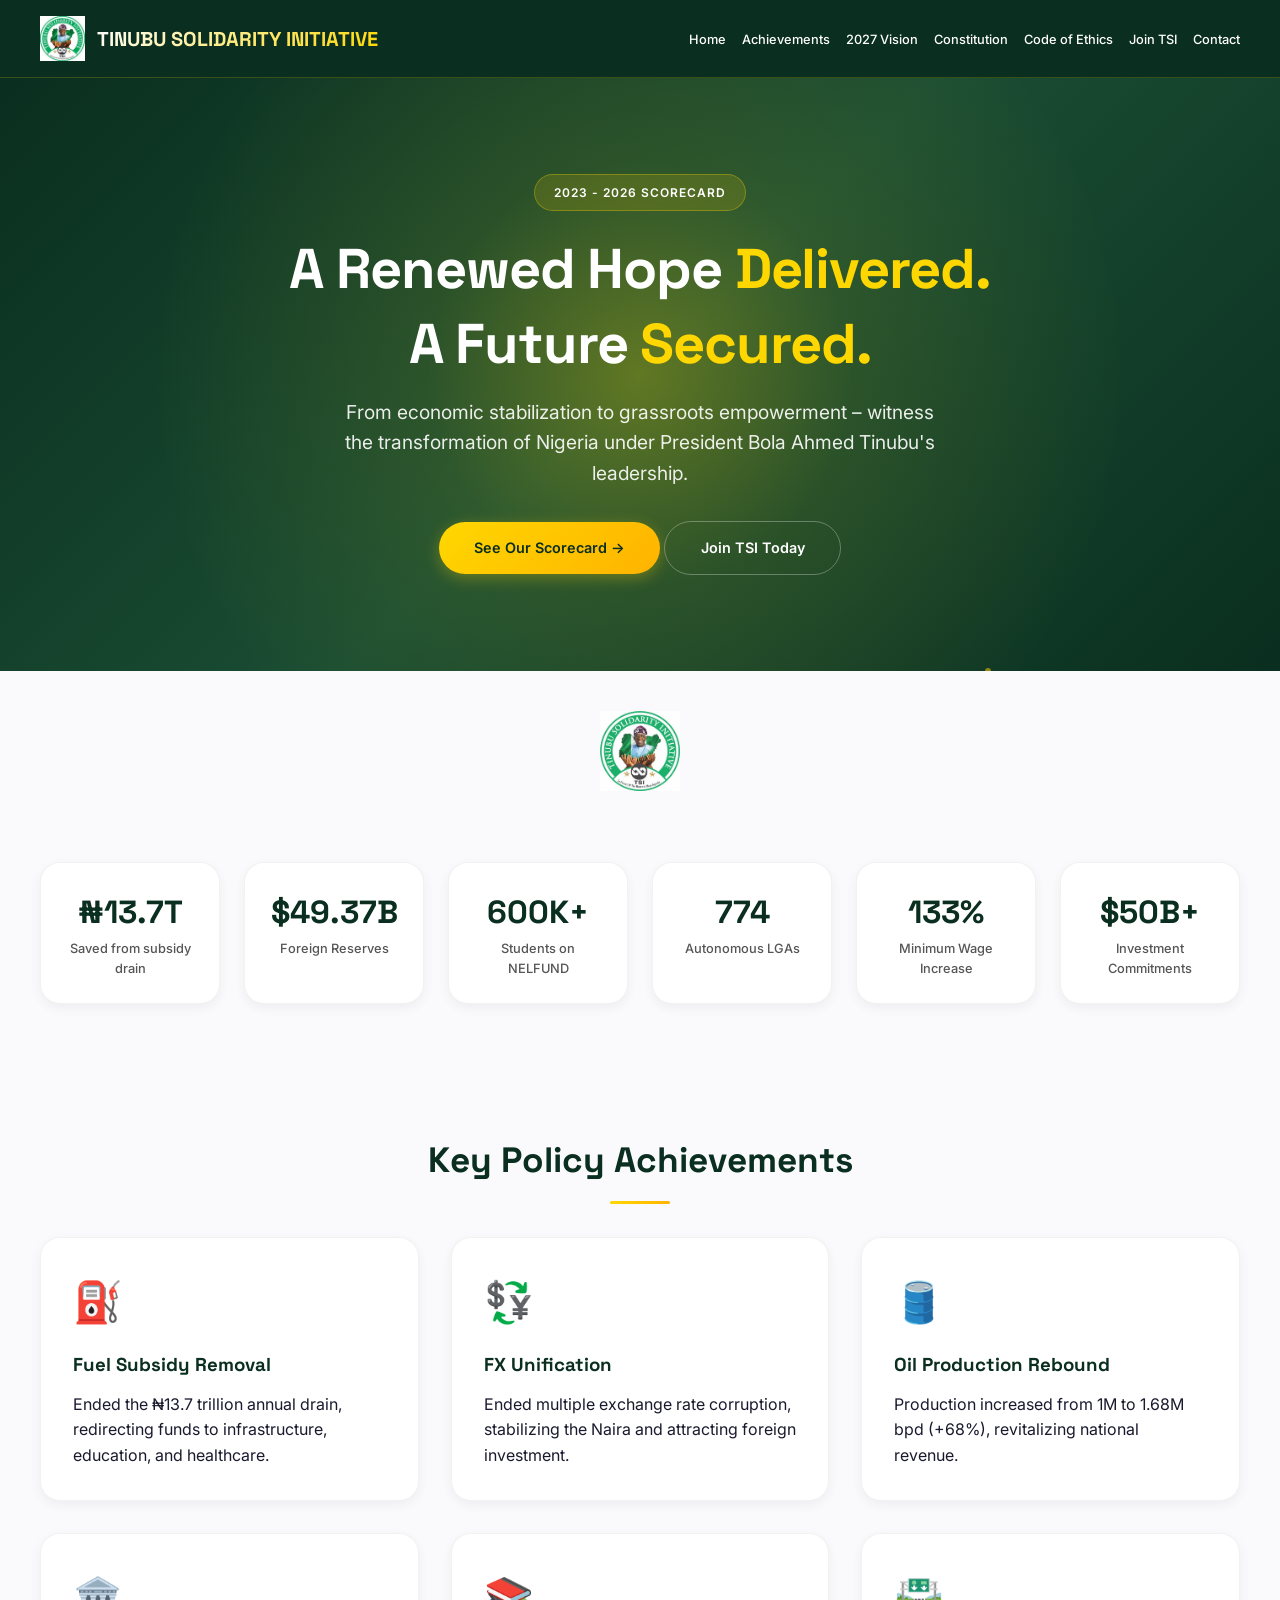
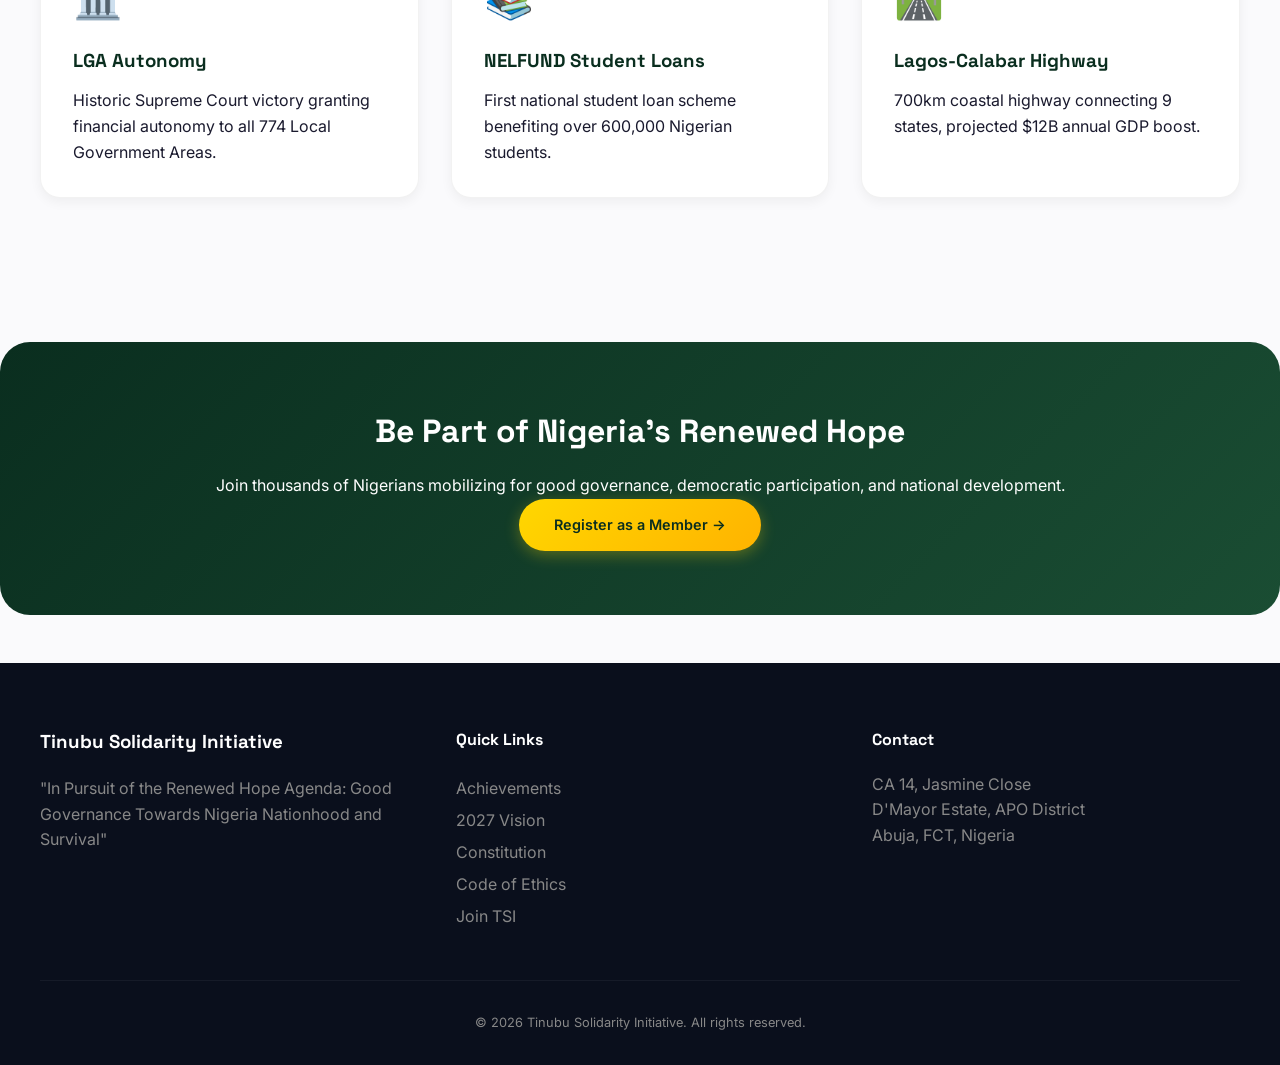
<file: index.html>
<!DOCTYPE html>
<html lang="en">
<head>
    <meta charset="UTF-8">
    <meta name="viewport" content="width=device-width, initial-scale=1.0">
<meta name="google-site-verification" content="mHVARiFZ8SklsPp6muUY2i7KBpRCX6EitsiB2lTWS8s" />
    
    <!-- SEO Meta Tags for Google -->
    <title>Tinubu Solidarity Initiative | Renewed Hope Delivered 2023-2026 | Support Good Governance in Nigeria</title>
    <meta name="description" content="The Tinubu Solidarity Initiative (TSI) supports President Bola Ahmed Tinubu's Renewed Hope Agenda. See achievements 2023-2026, join the movement for good governance, and support Nigeria's democratic future.">
    <meta name="keywords" content="Tinubu, Tinubu Solidarity Initiative, Renewed Hope, Nigeria, Good Governance, TSI, Bola Ahmed Tinubu, Nigeria Politics, Support Tinubu 2027">
    <meta name="author" content="Tinubu Solidarity Initiative">
    
    <!-- Social Media Preview Tags -->
    <meta property="og:title" content="Tinubu Solidarity Initiative | Supporting Renewed Hope Agenda">
    <meta property="og:description" content="Join TSI to support President Tinubu's vision for a prosperous Nigeria. Learn about achievements from 2023-2026 and how you can get involved.">
    <meta property="og:image" content="https://tsi-website-one.vercel.app/logo.png">
    <meta property="og:url" content="https://tsi-website-one.vercel.app">
    <meta property="og:type" content="website">
    <meta name="twitter:card" content="summary_large_image">
    
    <!-- Favicon -->
    <link rel="icon" type="image/png" href="logo.png">
    <link rel="apple-touch-icon" href="logo.png">
    
    <!-- CSS -->
    <link rel="stylesheet" href="style.css">
</head>
<body>
    <header>
        <div class="container">
            <div class="logo">
    <img src="logo.png" alt="TSI Logo" class="logo-img">
    <h1>TINUBU SOLIDARITY INITIATIVE</h1>
</div>
            <nav>
                <button class="mobile-menu-btn" id="menuBtn">☰</button>
                <ul id="navMenu">
                    <li><a href="index.html">Home</a></li>
                    <li><a href="achievements.html">Achievements</a></li>
                    <li><a href="vision.html">2027 Vision</a></li>
                    <li><a href="constitution.html">Constitution</a></li>
                    <li><a href="ethics.html">Code of Ethics</a></li>
                    <li><a href="join.html">Join TSI</a></li>
                    <li><a href="contact.html">Contact</a></li>
                </ul>
            </nav>
        </div>
    </header>

    <!-- HERO SECTION -->
    <section class="hero">
    <div class="container">
        <div class="hero-content">
            <span class="badge">2023 - 2026 SCORECARD</span>
            <h1>A Renewed Hope <span class="highlight">Delivered.</span></h1>
            <h1>A Future <span class="highlight">Secured.</span></h1>
            <p>From economic stabilization to grassroots empowerment – witness the transformation of Nigeria under President Bola Ahmed Tinubu's leadership.</p>
            <div class="hero-buttons">
                <a href="achievements.html" class="btn btn-primary">See Our Scorecard →</a>
                <a href="join.html" class="btn btn-secondary">Join TSI Today</a>
            </div>
        </div>
    </div>
</section> 
        <!-- LOGO PLACED HERE - BELOW THE BUTTONS -->
                <div class="hero-logo">
                    <img src="logo.png" alt="TSI Logo" class="hero-logo-img">
                </div>
            </div>
        </div>
    </section>
    <section class="stats">
        <div class="container">
            <div class="stats-grid">
                <div class="stat-card">
                    <div class="stat-number">₦13.7T</div>
                    <div class="stat-label">Saved from subsidy drain</div>
                </div>
                <div class="stat-card">
                    <div class="stat-number">$49.37B</div>
                    <div class="stat-label">Foreign Reserves</div>
                </div>
                <div class="stat-card">
                    <div class="stat-number">600K+</div>
                    <div class="stat-label">Students on NELFUND</div>
                </div>
                <div class="stat-card">
                    <div class="stat-number">774</div>
                    <div class="stat-label">Autonomous LGAs</div>
                </div>
                <div class="stat-card">
                    <div class="stat-number">133%</div>
                    <div class="stat-label">Minimum Wage Increase</div>
                </div>
                <div class="stat-card">
                    <div class="stat-number">$50B+</div>
                    <div class="stat-label">Investment Commitments</div>
                </div>
            </div>
        </div>
    </section>

    <section class="content-section">
        <div class="container">
            <h2 class="section-title">Key Policy Achievements</h2>
            <div class="policies-grid">
                <div class="policy-card">
                    <div class="policy-icon">⛽</div>
                    <h3>Fuel Subsidy Removal</h3>
                    <p>Ended the ₦13.7 trillion annual drain, redirecting funds to infrastructure, education, and healthcare.</p>
                </div>
                <div class="policy-card">
                    <div class="policy-icon">💱</div>
                    <h3>FX Unification</h3>
                    <p>Ended multiple exchange rate corruption, stabilizing the Naira and attracting foreign investment.</p>
                </div>
                <div class="policy-card">
                    <div class="policy-icon">🛢️</div>
                    <h3>Oil Production Rebound</h3>
                    <p>Production increased from 1M to 1.68M bpd (+68%), revitalizing national revenue.</p>
                </div>
                <div class="policy-card">
                    <div class="policy-icon">🏛️</div>
                    <h3>LGA Autonomy</h3>
                    <p>Historic Supreme Court victory granting financial autonomy to all 774 Local Government Areas.</p>
                </div>
                <div class="policy-card">
                    <div class="policy-icon">📚</div>
                    <h3>NELFUND Student Loans</h3>
                    <p>First national student loan scheme benefiting over 600,000 Nigerian students.</p>
                </div>
                <div class="policy-card">
                    <div class="policy-icon">🛣️</div>
                    <h3>Lagos-Calabar Highway</h3>
                    <p>700km coastal highway connecting 9 states, projected $12B annual GDP boost.</p>
                </div>
            </div>
        </div>
    </section>

    <section class="cta-section">
        <div class="container">
            <h2>Be Part of Nigeria's Renewed Hope</h2>
            <p>Join thousands of Nigerians mobilizing for good governance, democratic participation, and national development.</p>
            <a href="join.html" class="btn btn-primary">Register as a Member →</a>
        </div>
    </section>

    <footer>
        <div class="container">
            <div class="footer-content">
                <div class="footer-about">
                    <h3>Tinubu Solidarity Initiative</h3>
                    <p>"In Pursuit of the Renewed Hope Agenda: Good Governance Towards Nigeria Nationhood and Survival"</p>
                </div>
                <div class="footer-links">
                    <h4>Quick Links</h4>
                    <ul>
                        <li><a href="achievements.html">Achievements</a></li>
                        <li><a href="vision.html">2027 Vision</a></li>
                        <li><a href="constitution.html">Constitution</a></li>
                        <li><a href="ethics.html">Code of Ethics</a></li>
                        <li><a href="join.html">Join TSI</a></li>
                    </ul>
                </div>
                <div class="footer-contact">
                    <h4>Contact</h4>
                    <p>CA 14, Jasmine Close</p>
                    <p>D'Mayor Estate, APO District</p>
                    <p>Abuja, FCT, Nigeria</p>
                </div>
            </div>
            <div class="footer-bottom">
                <p>&copy; 2026 Tinubu Solidarity Initiative. All rights reserved.</p>
            </div>
        </div>
    </footer>

    <script src="script.js"></script>
    <script>
        // Interactive animated particles for hero section
        (function() {
            const hero = document.querySelector('.hero');
            if (!hero) return;
            
            // Create floating particles
            for (let i = 0; i < 40; i++) {
                const particle = document.createElement('div');
                particle.classList.add('particle');
                const size = Math.random() * 6 + 2;
                particle.style.width = size + 'px';
                particle.style.height = size + 'px';
                particle.style.left = Math.random() * 100 + '%';
                particle.style.bottom = '-' + Math.random() * 100 + 'px';
                particle.style.animationDelay = Math.random() * 10 + 's';
                particle.style.animationDuration = Math.random() * 6 + 4 + 's';
                particle.style.opacity = Math.random() * 0.5 + 0.2;
                hero.appendChild(particle);
            }
            
            // Mouse movement effect
            hero.addEventListener('mousemove', function(e) {
                const rect = hero.getBoundingClientRect();
                const x = ((e.clientX - rect.left) / rect.width) * 100;
                const y = ((e.clientY - rect.top) / rect.height) * 100;
                hero.style.setProperty('--mouse-x', x + '%');
                hero.style.setProperty('--mouse-y', y + '%');
            });
        })();
    </script>
</body>
</html>
</file>
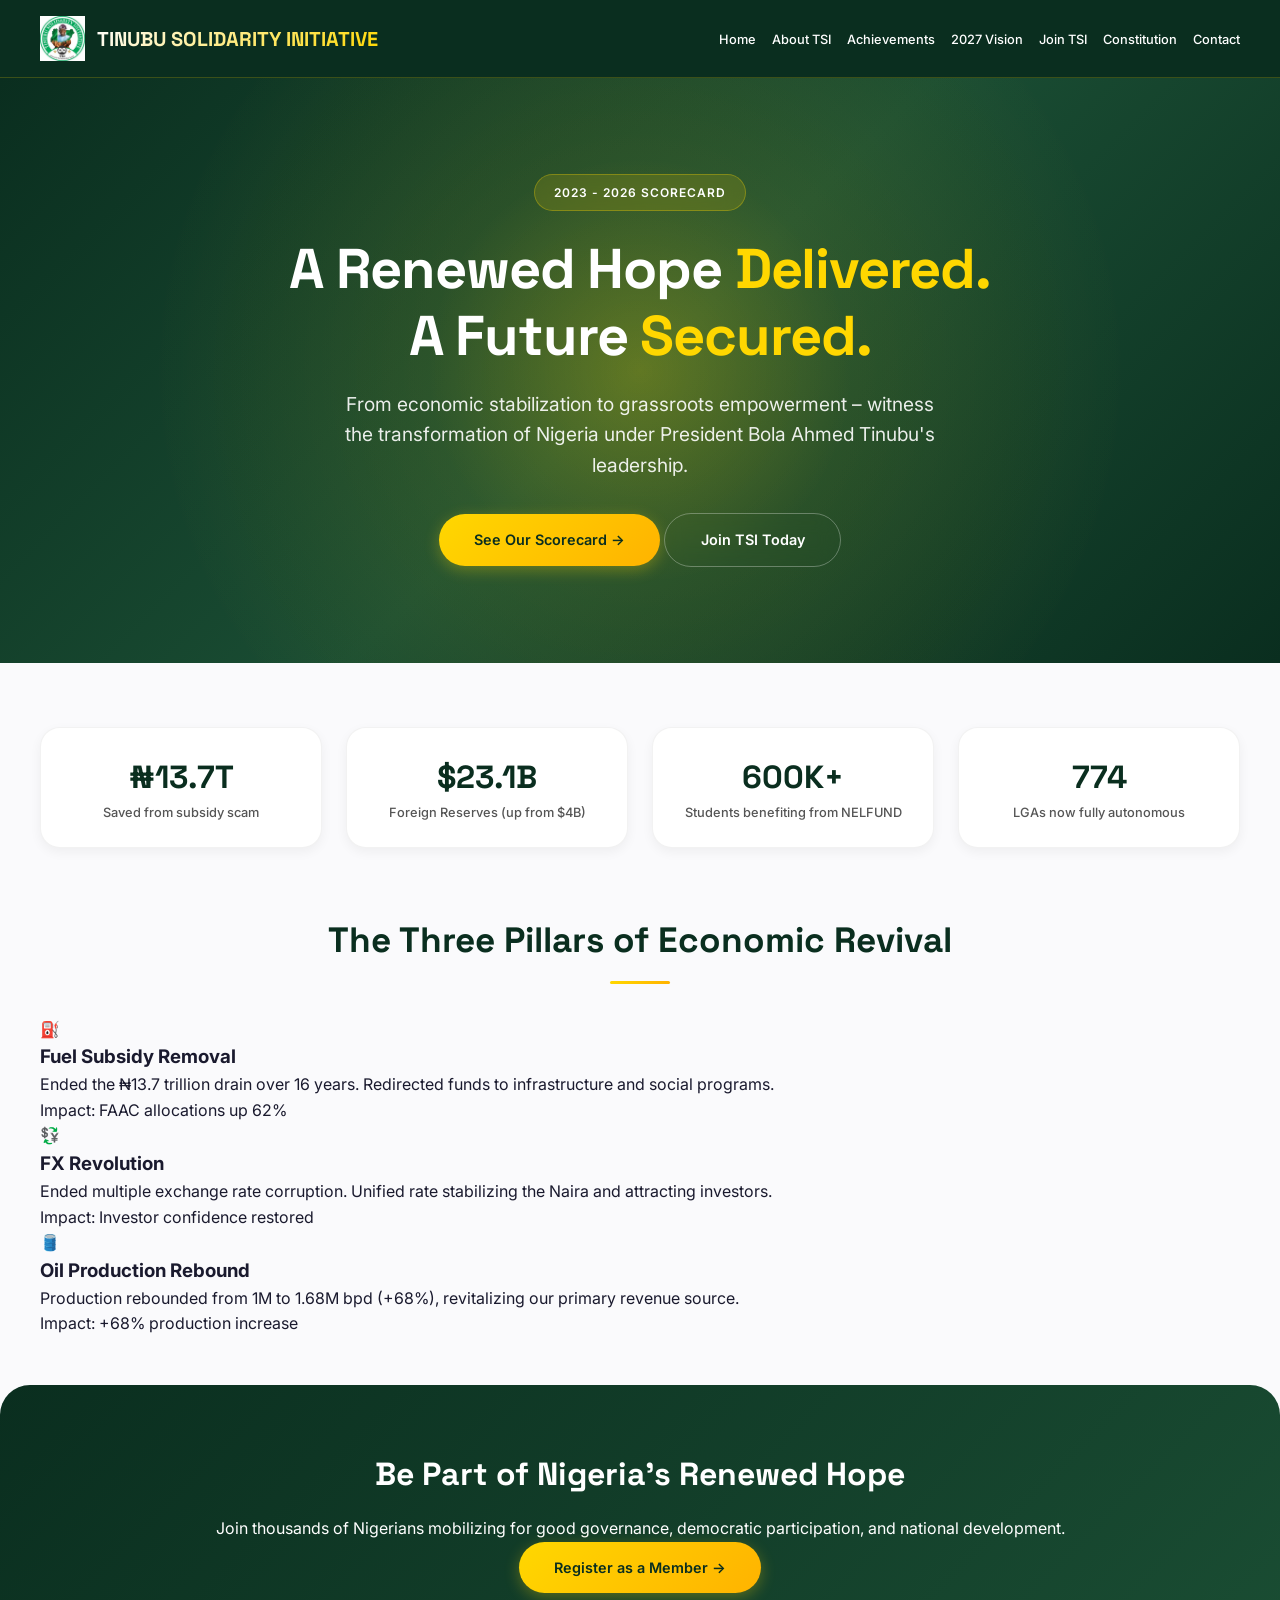
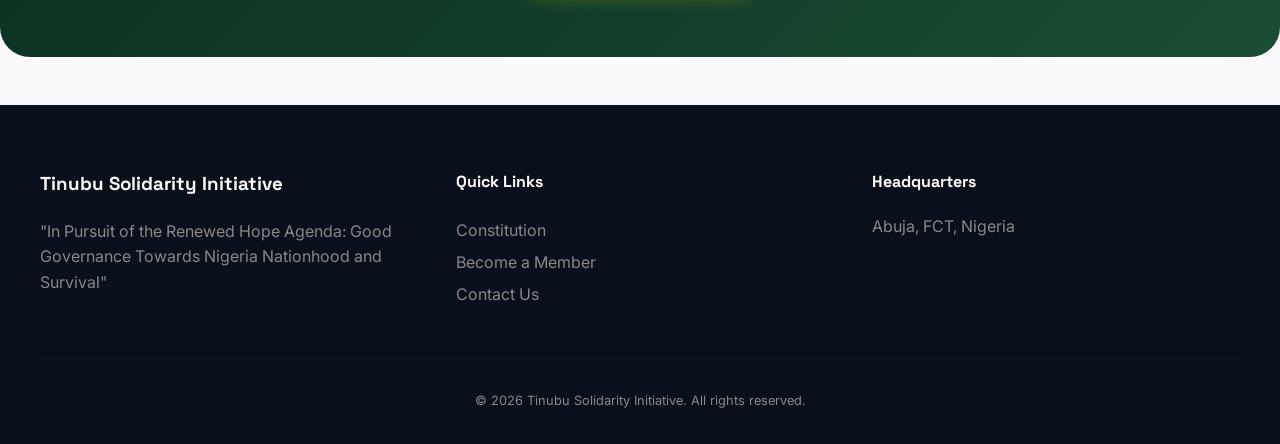
<file: about.html>
<!DOCTYPE html>
<html lang="en">
<head>
    <meta charset="UTF-8">
    <meta name="viewport" content="width=device-width, initial-scale=1.0">
    <title>TSI | Renewed Hope Delivered</title>
    <link rel="stylesheet" href="style.css">
</head>
<body>
    <header>
        <div class="container">
           <div class="logo">
    <img src="logo.png" alt="TSI Logo" class="logo-img">
    <h1>TINUBU SOLIDARITY INITIATIVE</h1>
</div>
            <nav>
                <button class="mobile-menu-btn" id="menuBtn">☰</button>
                <ul id="navMenu">
                    <li><a href="index.html">Home</a></li>
                    <li><a href="about.html">About TSI</a></li>
                    <li><a href="achievements.html">Achievements</a></li>
                    <li><a href="vision.html">2027 Vision</a></li>
                    <li><a href="join.html">Join TSI</a></li>
                    <li><a href="constitution.html">Constitution</a></li>
                    <li><a href="contact.html">Contact</a></li>
                </ul>
            </nav>
        </div>
    </header>

    <section class="hero">
        <div class="container">
            <div class="hero-content">
                <span class="badge">2023 - 2026 SCORECARD</span>
                <h1>A Renewed Hope <span class="highlight">Delivered.</span><br>A Future <span class="highlight">Secured.</span></h1>
                <p>From economic stabilization to grassroots empowerment – witness the transformation of Nigeria under President Bola Ahmed Tinubu's leadership.</p>
                <div class="hero-buttons">
                    <a href="achievements.html" class="btn btn-primary">See Our Scorecard →</a>
                    <a href="join.html" class="btn btn-secondary">Join TSI Today</a>
                </div>
            </div>
        </div>
    </section>

    <section class="stats">
        <div class="container">
            <div class="stats-grid">
                <div class="stat-card">
                    <div class="stat-number">₦13.7T</div>
                    <div class="stat-label">Saved from subsidy scam</div>
                </div>
                <div class="stat-card">
                    <div class="stat-number">$23.1B</div>
                    <div class="stat-label">Foreign Reserves (up from $4B)</div>
                </div>
                <div class="stat-card">
                    <div class="stat-number">600K+</div>
                    <div class="stat-label">Students benefiting from NELFUND</div>
                </div>
                <div class="stat-card">
                    <div class="stat-number">774</div>
                    <div class="stat-label">LGAs now fully autonomous</div>
                </div>
            </div>
        </div>
    </section>

    <section class="pillars">
        <div class="container">
            <h2 class="section-title">The Three Pillars of Economic Revival</h2>
            <div class="pillars-grid">
                <div class="pillar-card">
                    <div class="pillar-icon">⛽</div>
                    <h3>Fuel Subsidy Removal</h3>
                    <p>Ended the ₦13.7 trillion drain over 16 years. Redirected funds to infrastructure and social programs.</p>
                    <div class="pillar-impact">Impact: FAAC allocations up 62%</div>
                </div>
                <div class="pillar-card">
                    <div class="pillar-icon">💱</div>
                    <h3>FX Revolution</h3>
                    <p>Ended multiple exchange rate corruption. Unified rate stabilizing the Naira and attracting investors.</p>
                    <div class="pillar-impact">Impact: Investor confidence restored</div>
                </div>
                <div class="pillar-card">
                    <div class="pillar-icon">🛢️</div>
                    <h3>Oil Production Rebound</h3>
                    <p>Production rebounded from 1M to 1.68M bpd (+68%), revitalizing our primary revenue source.</p>
                    <div class="pillar-impact">Impact: +68% production increase</div>
                </div>
            </div>
        </div>
    </section>

    <section class="cta-section">
        <div class="container">
            <h2>Be Part of Nigeria's Renewed Hope</h2>
            <p>Join thousands of Nigerians mobilizing for good governance, democratic participation, and national development.</p>
            <a href="join.html" class="btn btn-primary">Register as a Member →</a>
        </div>
    </section>

    <footer>
        <div class="container">
            <div class="footer-content">
                <div class="footer-about">
                    <h3>Tinubu Solidarity Initiative</h3>
                    <p>"In Pursuit of the Renewed Hope Agenda: Good Governance Towards Nigeria Nationhood and Survival"</p>
                </div>
                <div class="footer-links">
                    <h4>Quick Links</h4>
                    <ul>
                        <li><a href="constitution.html">Constitution</a></li>
                        <li><a href="join.html">Become a Member</a></li>
                        <li><a href="contact.html">Contact Us</a></li>
                    </ul>
                </div>
                <div class="footer-contact">
                    <h4>Headquarters</h4>
                    <p>Abuja, FCT, Nigeria</p>
                </div>
            </div>
            <div class="footer-bottom">
                <p>&copy; 2026 Tinubu Solidarity Initiative. All rights reserved.</p>
            </div>
        </div>
    </footer>

    <script src="script.js"></script>
</body>
</html>
</file>
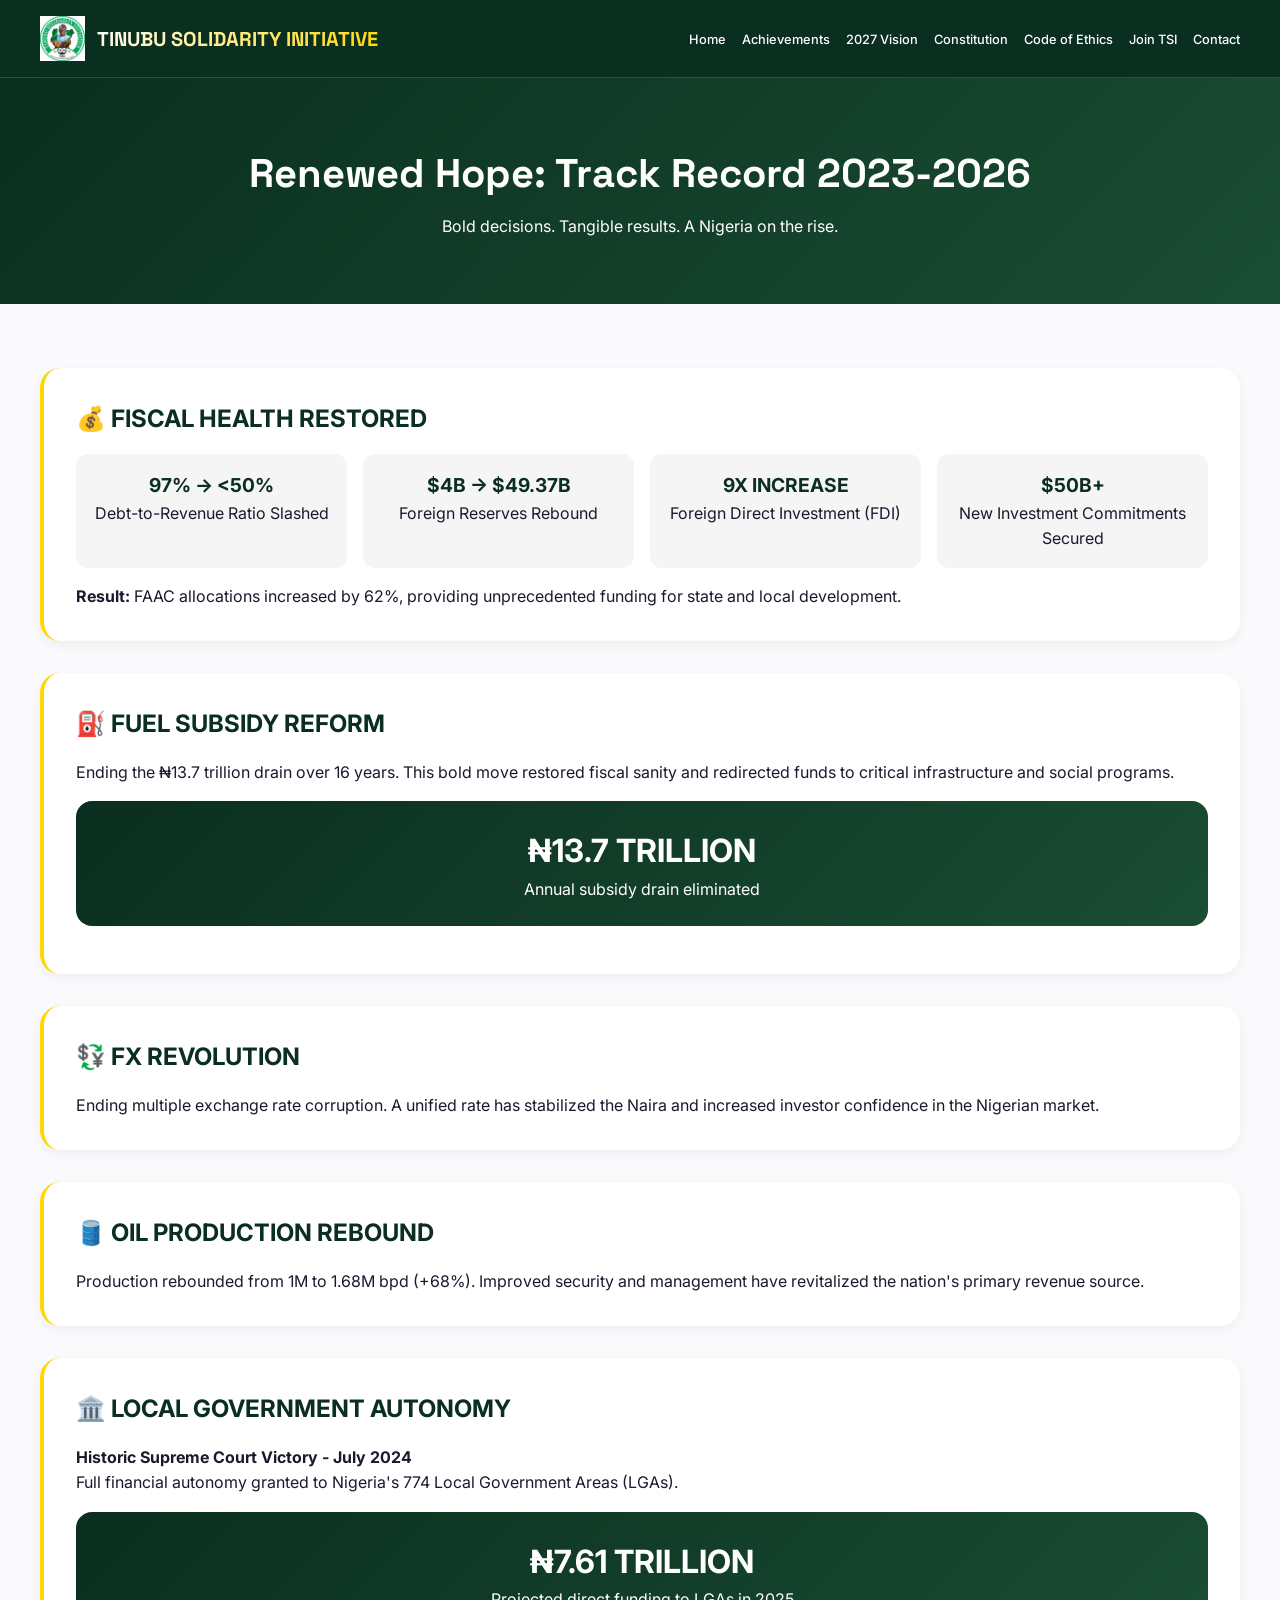
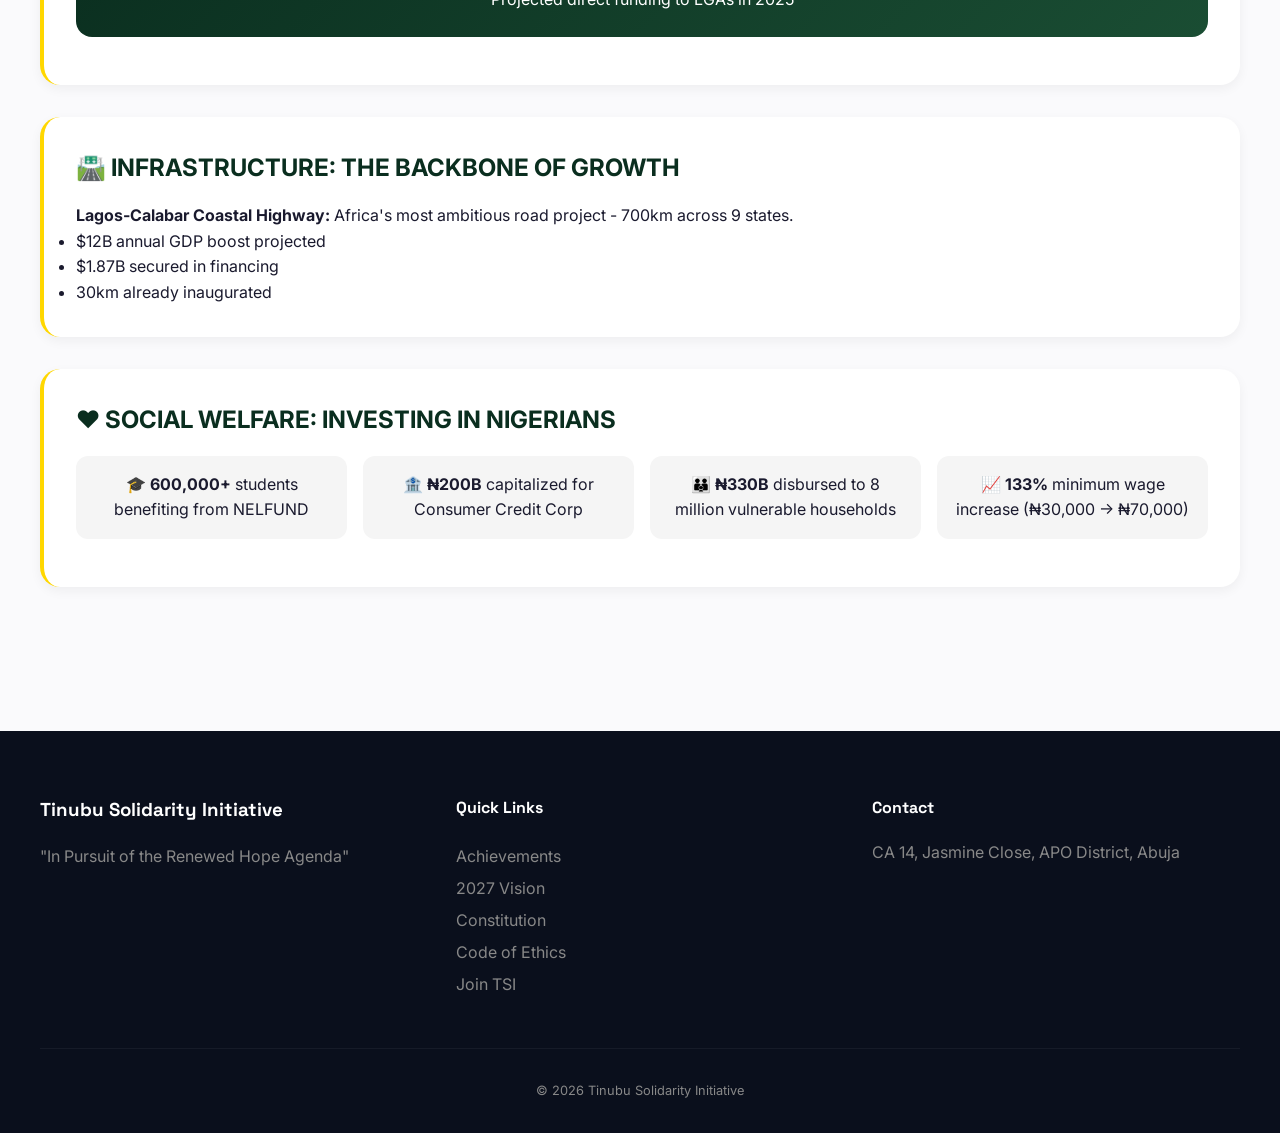
<file: achievements.html>
<!DOCTYPE html>
<html lang="en">
<head>
    <meta charset="UTF-8">
    <meta name="viewport" content="width=device-width, initial-scale=1.0">
    <title>Achievements | Renewed Hope Delivered 2023-2026</title>
    <link rel="stylesheet" href="style.css">
    <link rel="icon" type="image/png" href="logo.png">
</head>
<body>
    <header>
        <div class="container">
            <div class="logo">
                <img src="logo.png" alt="TSI Logo" class="logo-img">
                <h1>TINUBU SOLIDARITY INITIATIVE</h1>
            </div>
            <nav>
                <button class="mobile-menu-btn" id="menuBtn">☰</button>
                <ul id="navMenu">
                    <li><a href="index.html">Home</a></li>
                    <li><a href="achievements.html">Achievements</a></li>
                    <li><a href="vision.html">2027 Vision</a></li>
                    <li><a href="constitution.html">Constitution</a></li>
                    <li><a href="ethics.html">Code of Ethics</a></li>
                    <li><a href="join.html">Join TSI</a></li>
                    <li><a href="contact.html">Contact</a></li>
                </ul>
            </nav>
        </div>
    </header>

    <section class="page-hero">
        <div class="container">
            <h1>Renewed Hope: Track Record 2023-2026</h1>
            <p>Bold decisions. Tangible results. A Nigeria on the rise.</p>
        </div>
    </section>

    <section class="content-section">
        <div class="container">
            
            <div class="achievement-block">
                <h2>💰 FISCAL HEALTH RESTORED</h2>
                <div class="achievement-stats">
                    <div class="achievement-stat">
                        <div class="stat-change">97% → &lt;50%</div>
                        <div>Debt-to-Revenue Ratio Slashed</div>
                    </div>
                    <div class="achievement-stat">
                        <div class="stat-change">$4B → $49.37B</div>
                        <div>Foreign Reserves Rebound</div>
                    </div>
                    <div class="achievement-stat">
                        <div class="stat-change">9X INCREASE</div>
                        <div>Foreign Direct Investment (FDI)</div>
                    </div>
                    <div class="achievement-stat">
                        <div class="stat-change">$50B+</div>
                        <div>New Investment Commitments Secured</div>
                    </div>
                </div>
                <p><strong>Result:</strong> FAAC allocations increased by 62%, providing unprecedented funding for state and local development.</p>
            </div>

            <div class="achievement-block">
                <h2>⛽ FUEL SUBSIDY REFORM</h2>
                <p>Ending the ₦13.7 trillion drain over 16 years. This bold move restored fiscal sanity and redirected funds to critical infrastructure and social programs.</p>
                <div class="impact-card">
                    <div class="impact-number">₦13.7 TRILLION</div>
                    <div>Annual subsidy drain eliminated</div>
                </div>
            </div>

            <div class="achievement-block">
                <h2>💱 FX REVOLUTION</h2>
                <p>Ending multiple exchange rate corruption. A unified rate has stabilized the Naira and increased investor confidence in the Nigerian market.</p>
            </div>

            <div class="achievement-block">
                <h2>🛢️ OIL PRODUCTION REBOUND</h2>
                <p>Production rebounded from 1M to 1.68M bpd (+68%). Improved security and management have revitalized the nation's primary revenue source.</p>
            </div>

            <div class="achievement-block">
                <h2>🏛️ LOCAL GOVERNMENT AUTONOMY</h2>
                <p><strong>Historic Supreme Court Victory - July 2024</strong></p>
                <p>Full financial autonomy granted to Nigeria's 774 Local Government Areas (LGAs).</p>
                <div class="impact-card">
                    <div class="impact-number">₦7.61 TRILLION</div>
                    <div>Projected direct funding to LGAs in 2025</div>
                </div>
            </div>

            <div class="achievement-block">
                <h2>🛣️ INFRASTRUCTURE: THE BACKBONE OF GROWTH</h2>
                <p><strong>Lagos-Calabar Coastal Highway:</strong> Africa's most ambitious road project - 700km across 9 states.</p>
                <ul>
                    <li>$12B annual GDP boost projected</li>
                    <li>$1.87B secured in financing</li>
                    <li>30km already inaugurated</li>
                </ul>
            </div>

            <div class="achievement-block">
                <h2>❤️ SOCIAL WELFARE: INVESTING IN NIGERIANS</h2>
                <div class="achievement-stats">
                    <div class="achievement-stat">🎓 <strong>600,000+</strong> students benefiting from NELFUND</div>
                    <div class="achievement-stat">🏦 <strong>₦200B</strong> capitalized for Consumer Credit Corp</div>
                    <div class="achievement-stat">👪 <strong>₦330B</strong> disbursed to 8 million vulnerable households</div>
                    <div class="achievement-stat">📈 <strong>133%</strong> minimum wage increase (₦30,000 → ₦70,000)</div>
                </div>
            </div>

        </div>
    </section>

    <footer>
        <div class="container">
            <div class="footer-content">
                <div class="footer-about">
                    <h3>Tinubu Solidarity Initiative</h3>
                    <p>"In Pursuit of the Renewed Hope Agenda"</p>
                </div>
                <div class="footer-links">
                    <h4>Quick Links</h4>
                    <ul>
                        <li><a href="achievements.html">Achievements</a></li>
                        <li><a href="vision.html">2027 Vision</a></li>
                        <li><a href="constitution.html">Constitution</a></li>
                        <li><a href="ethics.html">Code of Ethics</a></li>
                        <li><a href="join.html">Join TSI</a></li>
                    </ul>
                </div>
                <div class="footer-contact">
                    <h4>Contact</h4>
                    <p>CA 14, Jasmine Close, APO District, Abuja</p>
                </div>
            </div>
            <div class="footer-bottom">
                <p>&copy; 2026 Tinubu Solidarity Initiative</p>
            </div>
        </div>
    </footer>

    <script src="script.js"></script>
</body>
</html>
</file>
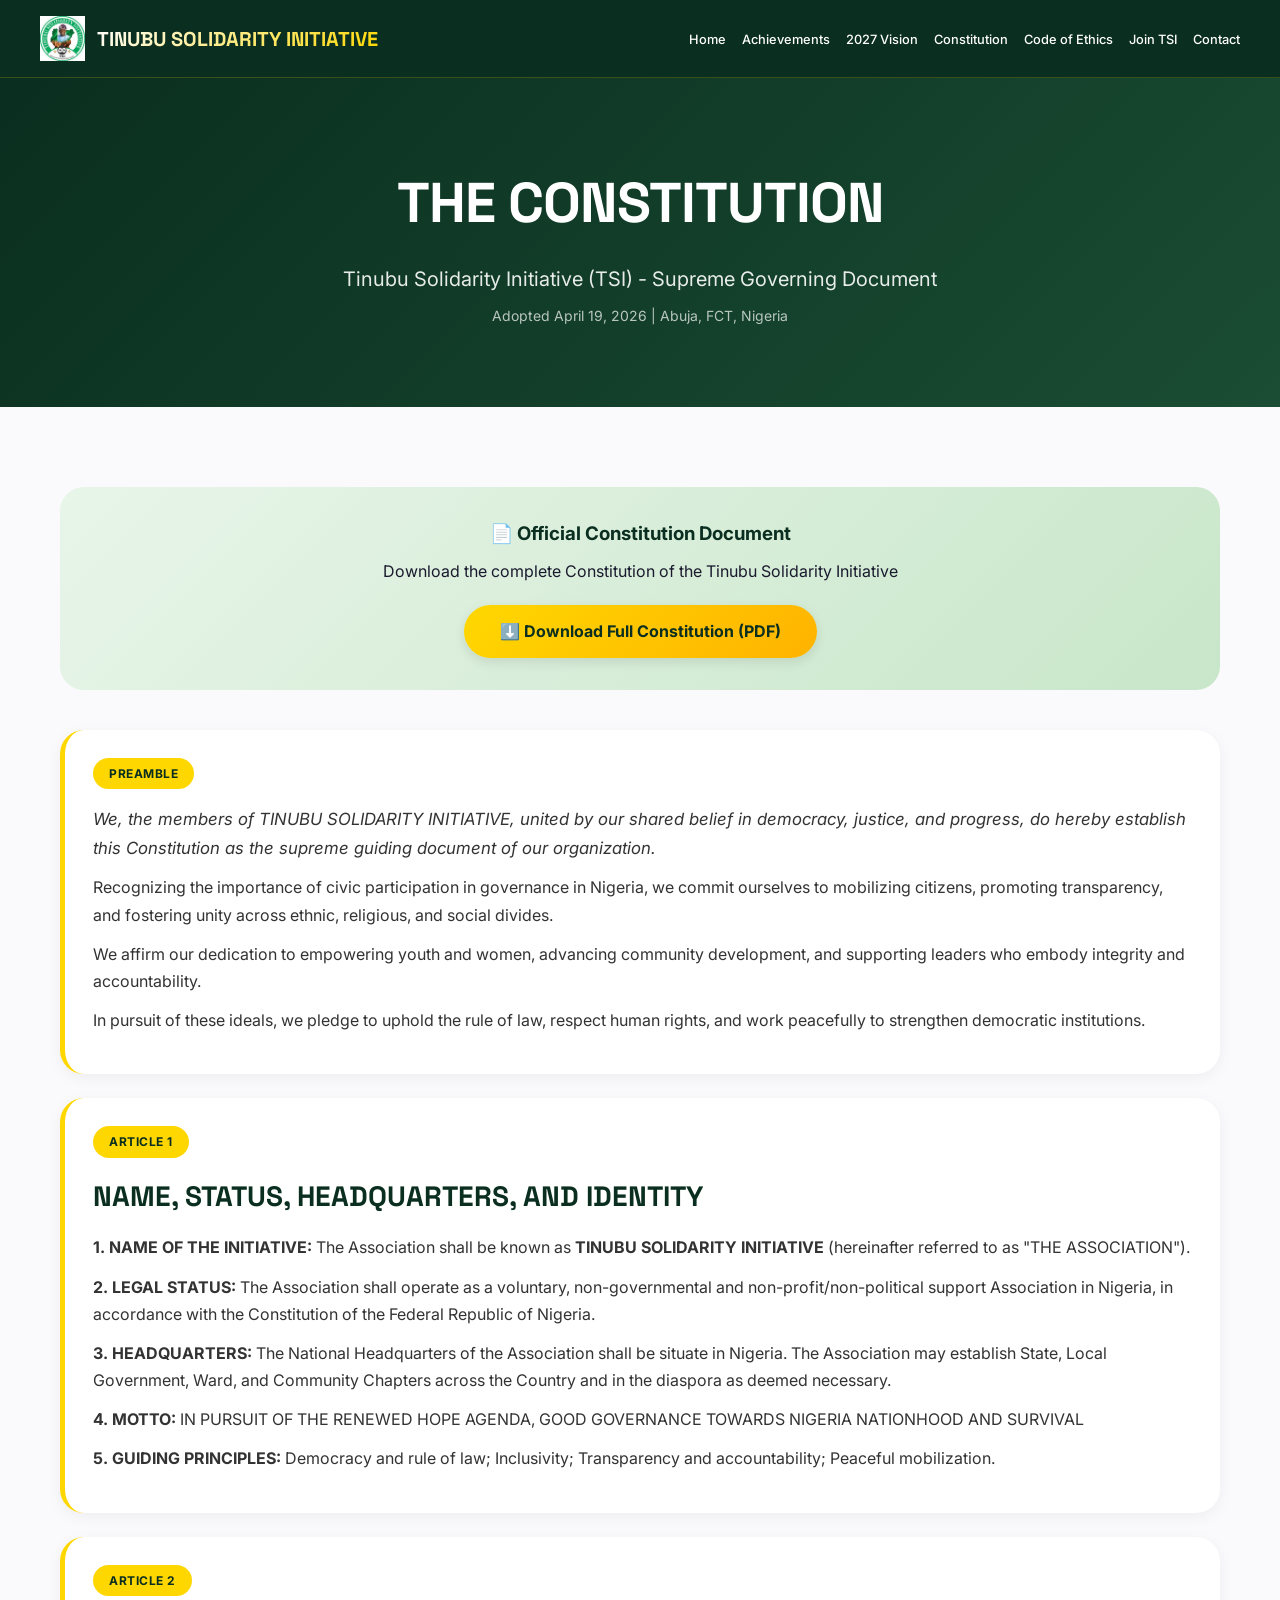
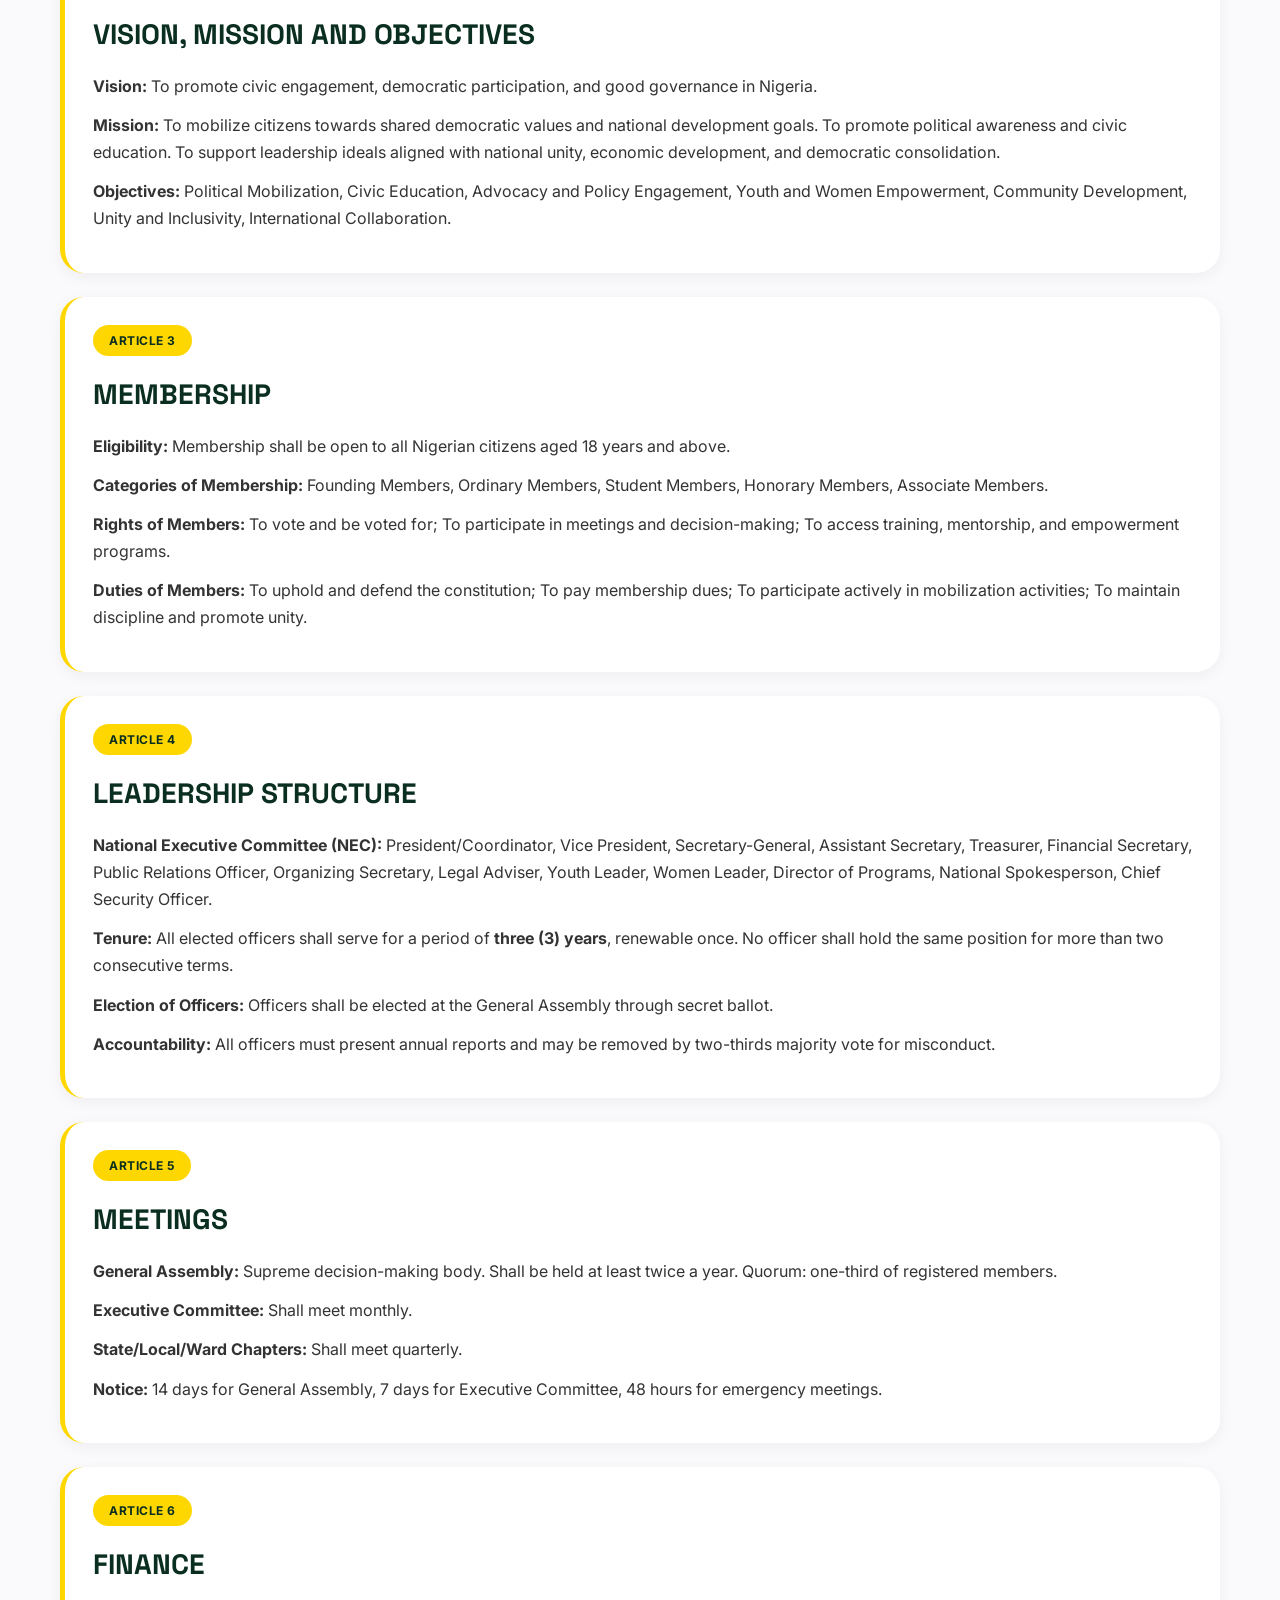
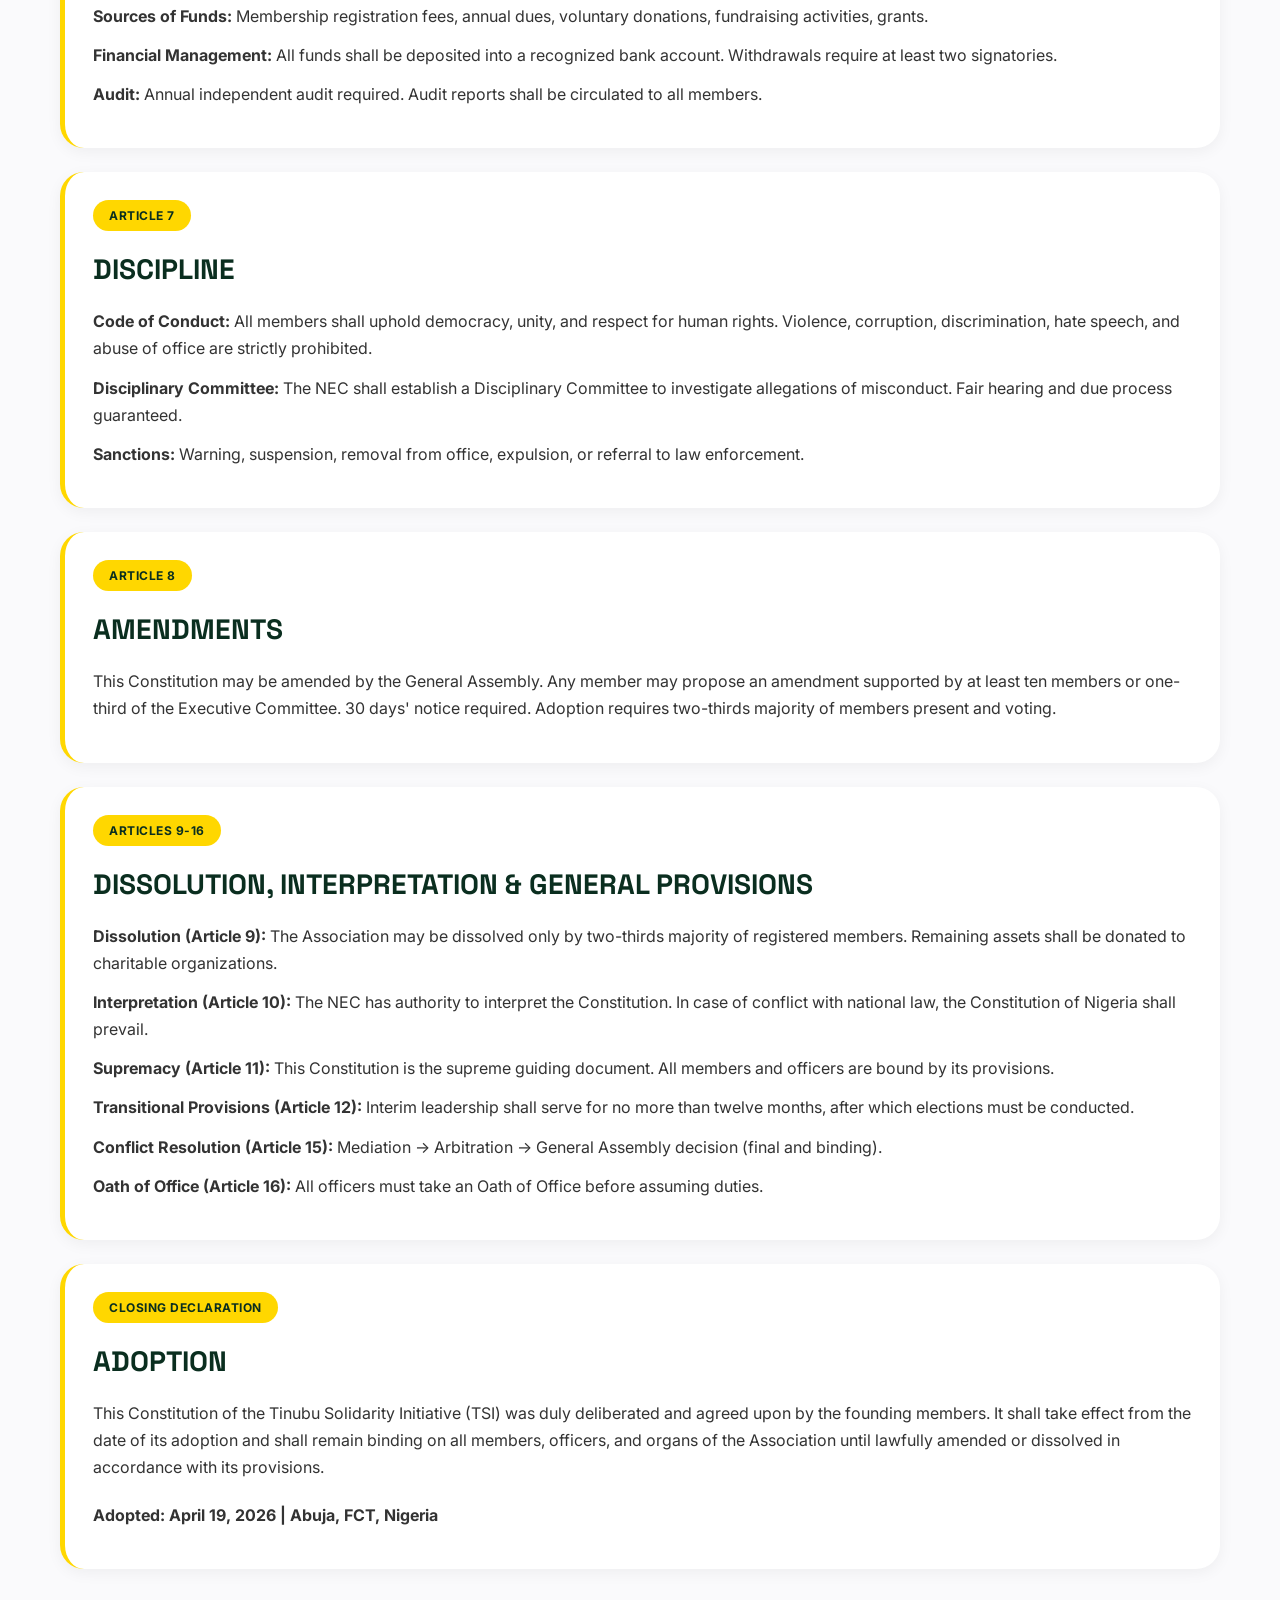
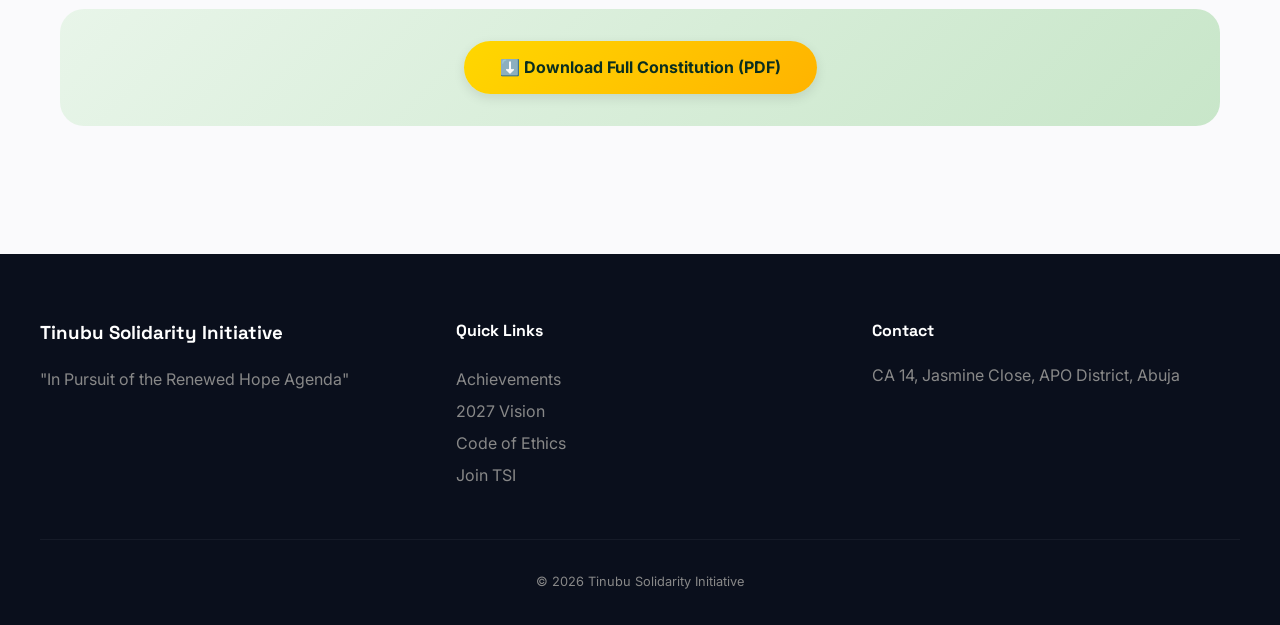
<file: constitution.html>
<!DOCTYPE html>
<html lang="en">
<head>
    <meta charset="UTF-8">
    <meta name="viewport" content="width=device-width, initial-scale=1.0">
    <title>Constitution | TSI</title>
    <link rel="icon" type="image/png" href="logo.png">
    <link rel="stylesheet" href="style.css">
    <style>
        /* =========================================== */
        /* CONSTITUTION PAGE - COMPLETELY INDEPENDENT  */
        /* NO CONFLICT WITH ETHICS OR ANY OTHER PAGE   */
        /* =========================================== */
        
        /* Constitution Hero - Standalone */
        .const-hero {
            background: linear-gradient(135deg, #0a2e1f 0%, #1a4d33 100%);
            color: white;
            text-align: center;
            padding: 80px 20px;
            margin: 0;
            position: relative;
            z-index: 1;
        }
        .const-hero h1 {
            font-size: 56px;
            margin: 0;
            font-family: 'Space Grotesk', sans-serif;
            letter-spacing: -1px;
        }
        .const-hero p {
            font-size: 20px;
            margin-top: 15px;
            opacity: 0.9;
        }
        .const-hero small {
            font-size: 14px;
            display: block;
            margin-top: 10px;
            opacity: 0.7;
        }
        
        /* Constitution Content Area */
        .const-section {
            max-width: 1200px;
            margin: 0 auto;
            padding: 40px 20px;
        }
        
        /* Constitution Cards */
        .const-card {
            background: white;
            border-radius: 24px;
            padding: 28px;
            margin-bottom: 24px;
            border-left: 5px solid #ffd700;
            box-shadow: 0 4px 15px rgba(0,0,0,0.05);
            transition: transform 0.3s, box-shadow 0.3s;
        }
        .const-card:hover {
            transform: translateY(-3px);
            box-shadow: 0 12px 28px rgba(0,0,0,0.1);
        }
        
        /* Constitution Badge */
        .const-badge {
            display: inline-block;
            background: #ffd700;
            color: #0a2e1f;
            padding: 6px 16px;
            border-radius: 40px;
            font-size: 12px;
            font-weight: 700;
            margin-bottom: 16px;
            letter-spacing: 0.5px;
        }
        
        /* Constitution Typography */
        .const-card h2 {
            color: #0a2e1f;
            font-size: 28px;
            margin-bottom: 16px;
            font-family: 'Space Grotesk', sans-serif;
        }
        .const-card h3 {
            color: #1a4d33;
            font-size: 18px;
            margin: 16px 0 8px 0;
        }
        .const-card p {
            color: #333;
            line-height: 1.7;
            margin-bottom: 12px;
        }
        .const-card ul, .const-card ol {
            margin-left: 24px;
            margin-bottom: 12px;
        }
        .const-card li {
            margin-bottom: 6px;
            color: #333;
        }
        
        /* Download Area */
        .download-area {
            text-align: center;
            margin: 40px 0;
            padding: 32px;
            background: linear-gradient(135deg, #e8f5e9 0%, #c8e6c9 100%);
            border-radius: 24px;
        }
        .download-btn {
            display: inline-block;
            background: linear-gradient(135deg, #ffd700 0%, #ffb300 100%);
            color: #0a2e1f;
            padding: 14px 36px;
            border-radius: 60px;
            text-decoration: none;
            font-weight: 700;
            font-size: 16px;
            transition: all 0.3s;
            box-shadow: 0 4px 12px rgba(0,0,0,0.1);
        }
        .download-btn:hover {
            transform: translateY(-3px);
            box-shadow: 0 8px 25px rgba(255,215,0,0.4);
        }
        
        /* Responsive */
        @media (max-width: 768px) {
            .const-hero h1 {
                font-size: 32px;
            }
            .const-hero p {
                font-size: 16px;
            }
            .const-card {
                padding: 20px;
            }
            .const-card h2 {
                font-size: 22px;
            }
        }
    </style>
</head>
<body>
    <header>
        <div class="container">
           <div class="logo">
    <img src="logo.png" alt="TSI Logo" class="logo-img">
    <h1>TINUBU SOLIDARITY INITIATIVE</h1>
</div>
            <nav>
                <button class="mobile-menu-btn" id="menuBtn">☰</button>
                <ul id="navMenu">
                    <li><a href="index.html">Home</a></li>
                    <li><a href="achievements.html">Achievements</a></li>
                    <li><a href="vision.html">2027 Vision</a></li>
                    <li><a href="constitution.html">Constitution</a></li>
                    <li><a href="ethics.html">Code of Ethics</a></li>
                    <li><a href="join.html">Join TSI</a></li>
                    <li><a href="contact.html">Contact</a></li>
                </ul>
            </nav>
        </div>
    </header>

    <!-- CONSTITUTION HERO - STANDALONE, VISIBLE IMMEDIATELY -->
    <div class="const-hero">
        <h1>THE CONSTITUTION</h1>
        <p>Tinubu Solidarity Initiative (TSI) - Supreme Governing Document</p>
        <small>Adopted April 19, 2026 | Abuja, FCT, Nigeria</small>
    </div>

    <div class="const-section">
        
        <div class="download-area">
            <h3 style="color: #0a2e1f; margin-bottom: 10px;">📄 Official Constitution Document</h3>
            <p style="margin-bottom: 20px;">Download the complete Constitution of the Tinubu Solidarity Initiative</p>
            <a href="TSI_CONSTITUTION.pdf" class="download-btn" download>⬇️ Download Full Constitution (PDF)</a>
        </div>

        <!-- PREAMBLE -->
        <div class="const-card">
            <div class="const-badge">PREAMBLE</div>
            <p style="font-style: italic; font-size: 1.05rem;">We, the members of TINUBU SOLIDARITY INITIATIVE, united by our shared belief in democracy, justice, and progress, do hereby establish this Constitution as the supreme guiding document of our organization.</p>
            <p>Recognizing the importance of civic participation in governance in Nigeria, we commit ourselves to mobilizing citizens, promoting transparency, and fostering unity across ethnic, religious, and social divides.</p>
            <p>We affirm our dedication to empowering youth and women, advancing community development, and supporting leaders who embody integrity and accountability.</p>
            <p>In pursuit of these ideals, we pledge to uphold the rule of law, respect human rights, and work peacefully to strengthen democratic institutions.</p>
        </div>

        <!-- ARTICLE 1 -->
        <div class="const-card">
            <div class="const-badge">ARTICLE 1</div>
            <h2>NAME, STATUS, HEADQUARTERS, AND IDENTITY</h2>
            <p><strong>1. NAME OF THE INITIATIVE:</strong> The Association shall be known as <strong>TINUBU SOLIDARITY INITIATIVE</strong> (hereinafter referred to as "THE ASSOCIATION").</p>
            <p><strong>2. LEGAL STATUS:</strong> The Association shall operate as a voluntary, non-governmental and non-profit/non-political support Association in Nigeria, in accordance with the Constitution of the Federal Republic of Nigeria.</p>
            <p><strong>3. HEADQUARTERS:</strong> The National Headquarters of the Association shall be situate in Nigeria. The Association may establish State, Local Government, Ward, and Community Chapters across the Country and in the diaspora as deemed necessary.</p>
            <p><strong>4. MOTTO:</strong> IN PURSUIT OF THE RENEWED HOPE AGENDA, GOOD GOVERNANCE TOWARDS NIGERIA NATIONHOOD AND SURVIVAL</p>
            <p><strong>5. GUIDING PRINCIPLES:</strong> Democracy and rule of law; Inclusivity; Transparency and accountability; Peaceful mobilization.</p>
        </div>

        <!-- ARTICLE 2 -->
        <div class="const-card">
            <div class="const-badge">ARTICLE 2</div>
            <h2>VISION, MISSION AND OBJECTIVES</h2>
            <p><strong>Vision:</strong> To promote civic engagement, democratic participation, and good governance in Nigeria.</p>
            <p><strong>Mission:</strong> To mobilize citizens towards shared democratic values and national development goals. To promote political awareness and civic education. To support leadership ideals aligned with national unity, economic development, and democratic consolidation.</p>
            <p><strong>Objectives:</strong> Political Mobilization, Civic Education, Advocacy and Policy Engagement, Youth and Women Empowerment, Community Development, Unity and Inclusivity, International Collaboration.</p>
        </div>

        <!-- ARTICLE 3 -->
        <div class="const-card">
            <div class="const-badge">ARTICLE 3</div>
            <h2>MEMBERSHIP</h2>
            <p><strong>Eligibility:</strong> Membership shall be open to all Nigerian citizens aged 18 years and above.</p>
            <p><strong>Categories of Membership:</strong> Founding Members, Ordinary Members, Student Members, Honorary Members, Associate Members.</p>
            <p><strong>Rights of Members:</strong> To vote and be voted for; To participate in meetings and decision-making; To access training, mentorship, and empowerment programs.</p>
            <p><strong>Duties of Members:</strong> To uphold and defend the constitution; To pay membership dues; To participate actively in mobilization activities; To maintain discipline and promote unity.</p>
        </div>

        <!-- ARTICLE 4 -->
        <div class="const-card">
            <div class="const-badge">ARTICLE 4</div>
            <h2>LEADERSHIP STRUCTURE</h2>
            <p><strong>National Executive Committee (NEC):</strong> President/Coordinator, Vice President, Secretary-General, Assistant Secretary, Treasurer, Financial Secretary, Public Relations Officer, Organizing Secretary, Legal Adviser, Youth Leader, Women Leader, Director of Programs, National Spokesperson, Chief Security Officer.</p>
            <p><strong>Tenure:</strong> All elected officers shall serve for a period of <strong>three (3) years</strong>, renewable once. No officer shall hold the same position for more than two consecutive terms.</p>
            <p><strong>Election of Officers:</strong> Officers shall be elected at the General Assembly through secret ballot.</p>
            <p><strong>Accountability:</strong> All officers must present annual reports and may be removed by two-thirds majority vote for misconduct.</p>
        </div>

        <!-- ARTICLE 5 -->
        <div class="const-card">
            <div class="const-badge">ARTICLE 5</div>
            <h2>MEETINGS</h2>
            <p><strong>General Assembly:</strong> Supreme decision-making body. Shall be held at least twice a year. Quorum: one-third of registered members.</p>
            <p><strong>Executive Committee:</strong> Shall meet monthly.</p>
            <p><strong>State/Local/Ward Chapters:</strong> Shall meet quarterly.</p>
            <p><strong>Notice:</strong> 14 days for General Assembly, 7 days for Executive Committee, 48 hours for emergency meetings.</p>
        </div>

        <!-- ARTICLE 6 -->
        <div class="const-card">
            <div class="const-badge">ARTICLE 6</div>
            <h2>FINANCE</h2>
            <p><strong>Sources of Funds:</strong> Membership registration fees, annual dues, voluntary donations, fundraising activities, grants.</p>
            <p><strong>Financial Management:</strong> All funds shall be deposited into a recognized bank account. Withdrawals require at least two signatories.</p>
            <p><strong>Audit:</strong> Annual independent audit required. Audit reports shall be circulated to all members.</p>
        </div>

        <!-- ARTICLE 7 -->
        <div class="const-card">
            <div class="const-badge">ARTICLE 7</div>
            <h2>DISCIPLINE</h2>
            <p><strong>Code of Conduct:</strong> All members shall uphold democracy, unity, and respect for human rights. Violence, corruption, discrimination, hate speech, and abuse of office are strictly prohibited.</p>
            <p><strong>Disciplinary Committee:</strong> The NEC shall establish a Disciplinary Committee to investigate allegations of misconduct. Fair hearing and due process guaranteed.</p>
            <p><strong>Sanctions:</strong> Warning, suspension, removal from office, expulsion, or referral to law enforcement.</p>
        </div>

        <!-- ARTICLE 8 -->
        <div class="const-card">
            <div class="const-badge">ARTICLE 8</div>
            <h2>AMENDMENTS</h2>
            <p>This Constitution may be amended by the General Assembly. Any member may propose an amendment supported by at least ten members or one-third of the Executive Committee. 30 days' notice required. Adoption requires two-thirds majority of members present and voting.</p>
        </div>

        <!-- ARTICLES 9-16 -->
        <div class="const-card">
            <div class="const-badge">ARTICLES 9-16</div>
            <h2>DISSOLUTION, INTERPRETATION & GENERAL PROVISIONS</h2>
            <p><strong>Dissolution (Article 9):</strong> The Association may be dissolved only by two-thirds majority of registered members. Remaining assets shall be donated to charitable organizations.</p>
            <p><strong>Interpretation (Article 10):</strong> The NEC has authority to interpret the Constitution. In case of conflict with national law, the Constitution of Nigeria shall prevail.</p>
            <p><strong>Supremacy (Article 11):</strong> This Constitution is the supreme guiding document. All members and officers are bound by its provisions.</p>
            <p><strong>Transitional Provisions (Article 12):</strong> Interim leadership shall serve for no more than twelve months, after which elections must be conducted.</p>
            <p><strong>Conflict Resolution (Article 15):</strong> Mediation → Arbitration → General Assembly decision (final and binding).</p>
            <p><strong>Oath of Office (Article 16):</strong> All officers must take an Oath of Office before assuming duties.</p>
        </div>

        <!-- CLOSING -->
        <div class="const-card">
            <div class="const-badge">CLOSING DECLARATION</div>
            <h2>ADOPTION</h2>
            <p>This Constitution of the Tinubu Solidarity Initiative (TSI) was duly deliberated and agreed upon by the founding members. It shall take effect from the date of its adoption and shall remain binding on all members, officers, and organs of the Association until lawfully amended or dissolved in accordance with its provisions.</p>
            <p style="margin-top: 20px;"><strong>Adopted: April 19, 2026 | Abuja, FCT, Nigeria</strong></p>
        </div>

        <div class="download-area">
            <a href="TSI_CONSTITUTION.pdf" class="download-btn" download>⬇️ Download Full Constitution (PDF)</a>
        </div>

    </div>

    <footer>
        <div class="container">
            <div class="footer-content">
                <div class="footer-about">
                    <h3>Tinubu Solidarity Initiative</h3>
                    <p>"In Pursuit of the Renewed Hope Agenda"</p>
                </div>
                <div class="footer-links">
                    <h4>Quick Links</h4>
                    <ul>
                        <li><a href="achievements.html">Achievements</a></li>
                        <li><a href="vision.html">2027 Vision</a></li>
                        <li><a href="ethics.html">Code of Ethics</a></li>
                        <li><a href="join.html">Join TSI</a></li>
                    </ul>
                </div>
                <div class="footer-contact">
                    <h4>Contact</h4>
                    <p>CA 14, Jasmine Close, APO District, Abuja</p>
                </div>
            </div>
            <div class="footer-bottom">
                <p>&copy; 2026 Tinubu Solidarity Initiative</p>
            </div>
        </div>
    </footer>

    <script src="script.js"></script>
</body>
</html>
</file>
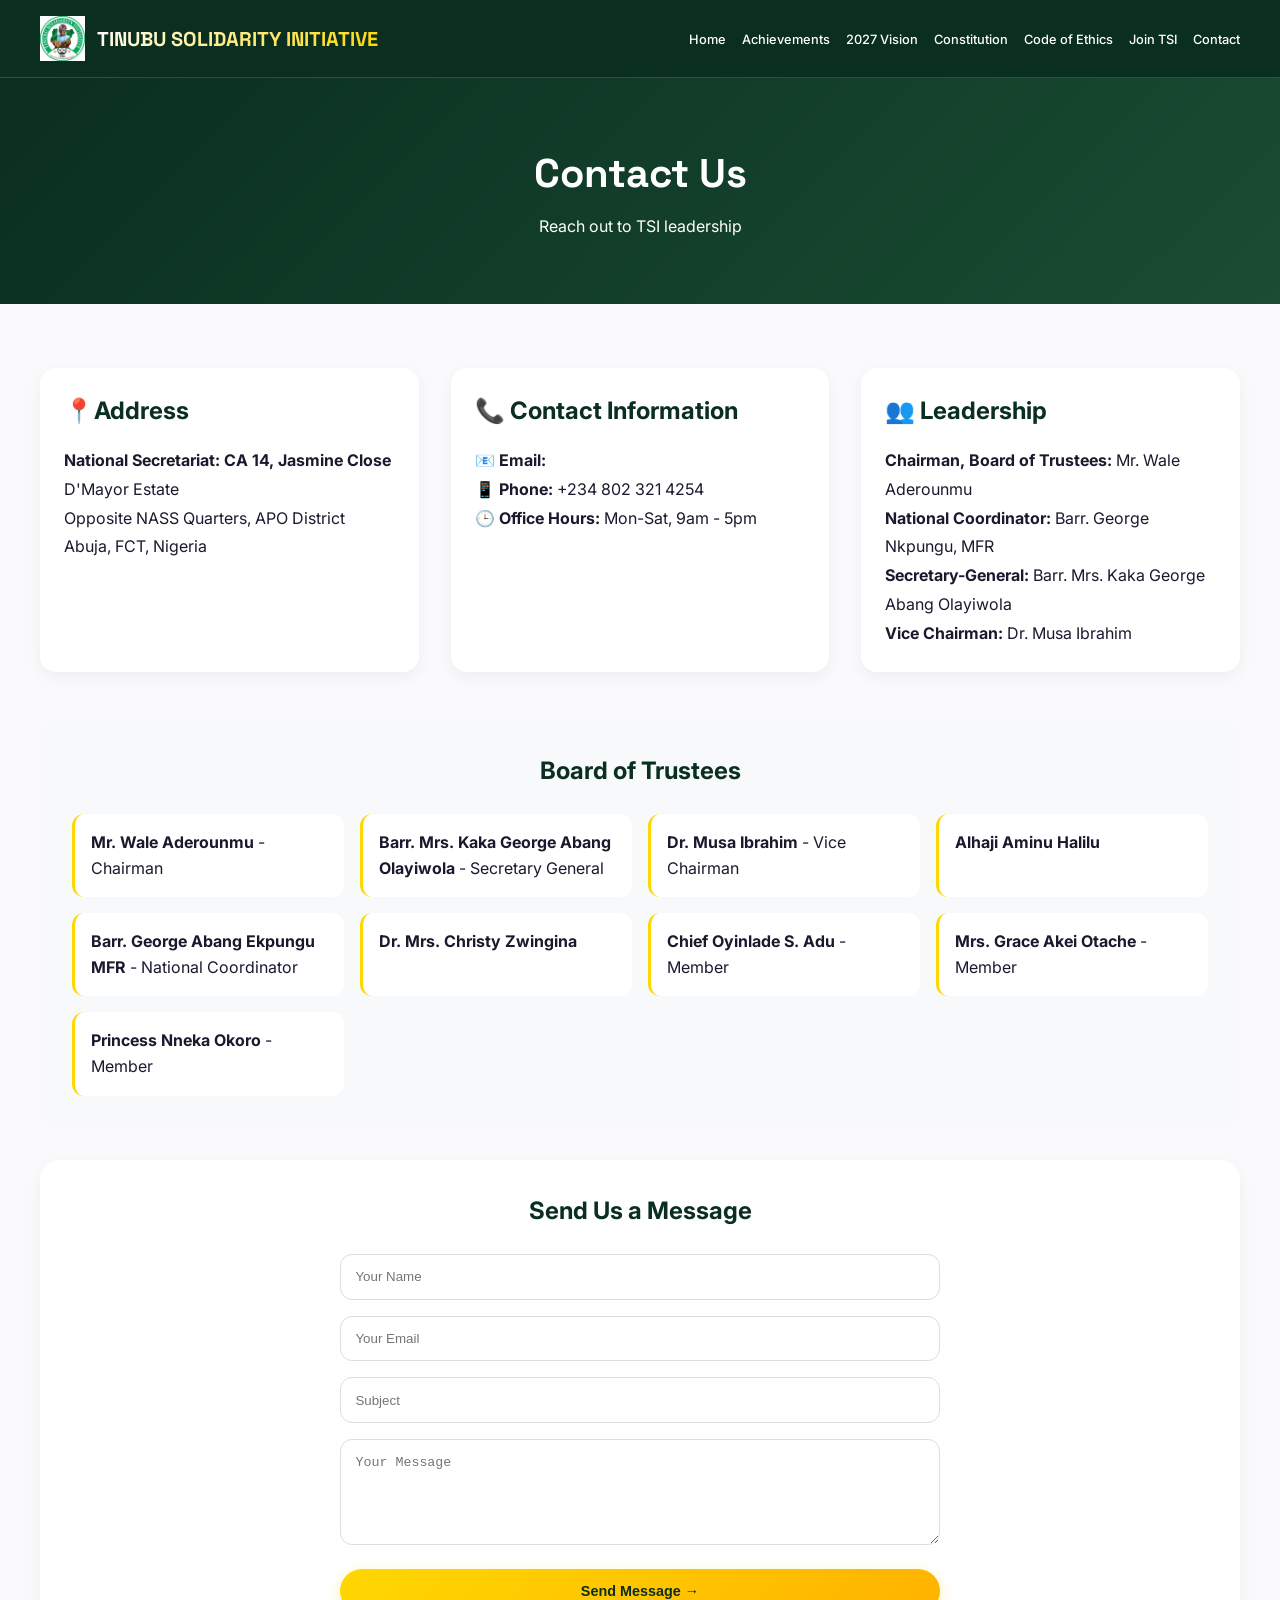
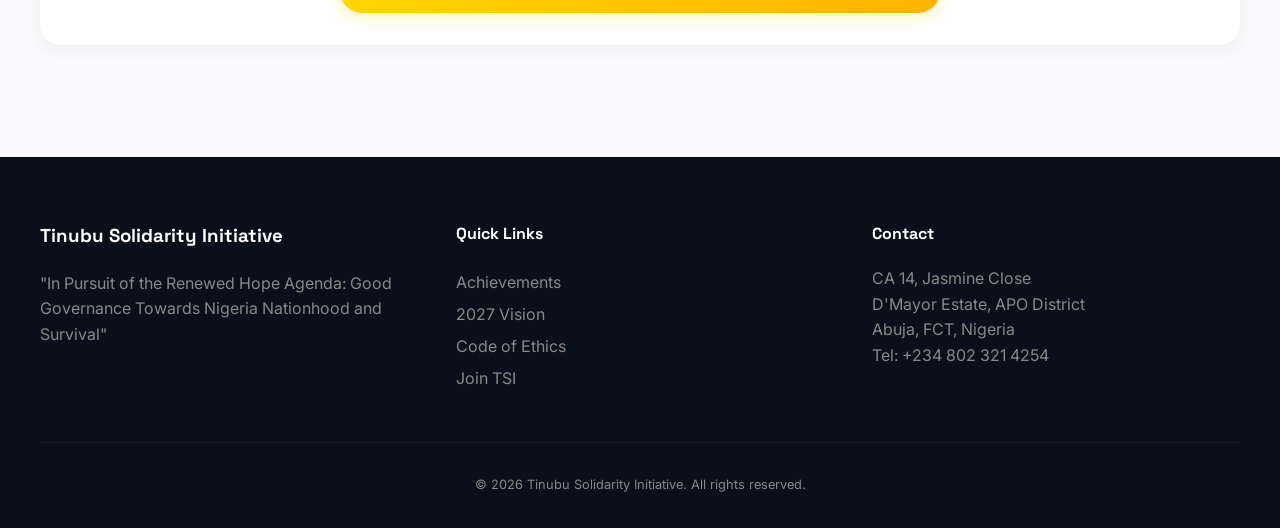
<file: contact.html>
<!DOCTYPE html>
<html lang="en">
<head>
    <meta charset="UTF-8">
    <meta name="viewport" content="width=device-width, initial-scale=1.0">
    <title>Contact TSI | Tinubu Solidarity Initiative</title>
    <link rel="icon" type="image/png" href="logo.png">
    <link rel="stylesheet" href="style.css">
</head>
<body>
    <header>
        <div class="container">
            <div class="logo">
    <img src="logo.png" alt="TSI Logo" class="logo-img">
    <h1>TINUBU SOLIDARITY INITIATIVE</h1>
</div>
            <nav>
                <button class="mobile-menu-btn" id="menuBtn">☰</button>
                <ul id="navMenu">
                    <li><a href="index.html">Home</a></li>
                    <li><a href="achievements.html">Achievements</a></li>
                    <li><a href="vision.html">2027 Vision</a></li>
                    <li><a href="constitution.html">Constitution</a></li>
                    <li><a href="ethics.html">Code of Ethics</a></li>
                    <li><a href="join.html">Join TSI</a></li>
                    <li><a href="contact.html">Contact</a></li>
                </ul>
            </nav>
        </div>
    </header>

    <section class="page-hero">
        <div class="container">
            <h1>Contact Us</h1>
            <p>Reach out to TSI leadership</p>
        </div>
    </section>

    <section class="content-section">
        <div class="container">
            <!-- Contact Info Row -->
            <div style="display: grid; grid-template-columns: repeat(auto-fit, minmax(300px, 1fr)); gap: 2rem; margin-bottom: 3rem;">
                
                <!-- Address Column -->
                <div style="background: white; padding: 1.5rem; border-radius: 16px; box-shadow: 0 5px 15px rgba(0,0,0,0.05);">
                    <h2 style="color: #0a2e1f; margin-bottom: 1rem;">📍Address</h2>
                    <div style="line-height: 1.8;">
                        <p><strong> National Secretariat: CA 14, Jasmine Close</strong></p>
                        <p>D'Mayor Estate</p>
                        <p>Opposite NASS Quarters, APO District</p>
                        <p>Abuja, FCT, Nigeria</p>
                    </div>
                </div>

                <!-- Contact Column -->
                <div style="background: white; padding: 1.5rem; border-radius: 16px; box-shadow: 0 5px 15px rgba(0,0,0,0.05);">
                    <h2 style="color: #0a2e1f; margin-bottom: 1rem;">📞 Contact Information</h2>
                    <div style="line-height: 1.8;">
                        <p><strong>📧 Email:</strong> </p>
                        <p><strong>📱 Phone:</strong> +234 802 321 4254</p>
                        <p><strong>🕒 Office Hours:</strong> Mon-Sat, 9am - 5pm</p>
                    </div>
                </div>

                <!-- Leadership Column -->
                <div style="background: white; padding: 1.5rem; border-radius: 16px; box-shadow: 0 5px 15px rgba(0,0,0,0.05);">
                    <h2 style="color: #0a2e1f; margin-bottom: 1rem;">👥 Leadership</h2>
                    <div style="line-height: 1.8;">
                        <p><strong>Chairman, Board of Trustees:</strong> Mr. Wale Aderounmu</p>
                        <p><strong>National Coordinator:</strong> Barr. George Nkpungu, MFR</p>
                        <p><strong>Secretary-General:</strong> Barr. Mrs. Kaka George Abang Olayiwola</p>
                        <p><strong>Vice Chairman:</strong> Dr. Musa Ibrahim</p>
                    </div>
                </div>
            </div>

            <!-- Board of Trustees Section -->
            <div style="background: #f8f9fa; padding: 2rem; border-radius: 20px; margin-bottom: 2rem;">
                <h2 style="color: #0a2e1f; text-align: center; margin-bottom: 1.5rem;">Board of Trustees</h2>
                <div style="display: grid; grid-template-columns: repeat(auto-fit, minmax(250px, 1fr)); gap: 1rem;">
                    <div style="background: white; padding: 1rem; border-radius: 12px; border-left: 3px solid #ffd700;">
                        <strong>Mr. Wale Aderounmu</strong> - Chairman
                        </div>
                    <div style="background: white; padding: 1rem; border-radius: 12px; border-left: 3px solid #ffd700;">
                        <strong>Barr. Mrs. Kaka George Abang Olayiwola </strong> - Secretary General
                        </div>
                    <div style="background: white; padding: 1rem; border-radius: 12px; border-left: 3px solid #ffd700;">
                        <strong>Dr. Musa Ibrahim</strong> - Vice Chairman
                        </div>
                         <div style="background: white; padding: 1rem; border-radius: 12px; border-left: 3px solid #ffd700;">
                        <strong>Alhaji Aminu Halilu</strong>
                         </div>
                   <div style="background: white; padding: 1rem; border-radius: 12px; border-left: 3px solid #ffd700;">
                        <strong>Barr. George Abang Ekpungu MFR </strong> - National Coordinator
                    </div>
                    <div style="background: white; padding: 1rem; border-radius: 12px; border-left: 3px solid #ffd700;">
                        <strong>Dr. Mrs. Christy Zwingina</strong>
                    </div>
                    <div style="background: white; padding: 1rem; border-radius: 12px; border-left: 3px solid #ffd700;">
                        <strong>Chief Oyinlade S. Adu</strong> - Member
                    </div>
                    <div style="background: white; padding: 1rem; border-radius: 12px; border-left: 3px solid #ffd700;">
                        <strong>Mrs. Grace Akei Otache</strong> - Member
                    </div>
                    <div style="background: white; padding: 1rem; border-radius: 12px; border-left: 3px solid #ffd700;">
                        <strong>Princess Nneka Okoro</strong> - Member
                    </div>
                </div>
            </div>

            <!-- Message Form -->
            <div style="background: white; padding: 2rem; border-radius: 20px; box-shadow: 0 5px 15px rgba(0,0,0,0.05);">
                <h2 style="color: #0a2e1f; text-align: center; margin-bottom: 1.5rem;">Send Us a Message</h2>
                <form action="mailto:info@tinubusolidarity.org" method="POST" enctype="text/plain" style="max-width: 600px; margin: 0 auto;">
                    <input type="text" name="name" placeholder="Your Name" required style="width: 100%; padding: 0.9rem; margin-bottom: 1rem; border: 1px solid #ddd; border-radius: 12px;">
                    <input type="email" name="email" placeholder="Your Email" required style="width: 100%; padding: 0.9rem; margin-bottom: 1rem; border: 1px solid #ddd; border-radius: 12px;">
                    <input type="text" name="subject" placeholder="Subject" required style="width: 100%; padding: 0.9rem; margin-bottom: 1rem; border: 1px solid #ddd; border-radius: 12px;">
                    <textarea name="message" rows="5" placeholder="Your Message" required style="width: 100%; padding: 0.9rem; margin-bottom: 1rem; border: 1px solid #ddd; border-radius: 12px;"></textarea>
                    <button type="submit" class="btn btn-primary" style="width: 100%;">Send Message →</button>
                </form>
            </div>
        </div>
    </section>

    <footer>
        <div class="container">
            <div class="footer-content">
                <div class="footer-about">
                    <h3>Tinubu Solidarity Initiative</h3>
                    <p>"In Pursuit of the Renewed Hope Agenda: Good Governance Towards Nigeria Nationhood and Survival"</p>
                </div>
                <div class="footer-links">
                    <h4>Quick Links</h4>
                    <ul>
                        <li><a href="achievements.html">Achievements</a></li>
                        <li><a href="vision.html">2027 Vision</a></li>
                        <li><a href="ethics.html">Code of Ethics</a></li>
                        <li><a href="join.html">Join TSI</a></li>
                    </ul>
                </div>
                <div class="footer-contact">
                    <h4>Contact</h4>
                    <p>CA 14, Jasmine Close</p>
                    <p>D'Mayor Estate, APO District</p>
                    <p>Abuja, FCT, Nigeria</p>
                    <p>Tel: +234 802 321 4254</p>
                </div>
            </div>
            <div class="footer-bottom">
                <p>&copy; 2026 Tinubu Solidarity Initiative. All rights reserved.</p>
            </div>
        </div>
    </footer>

    <script src="script.js"></script>
</body>
</html>
</file>
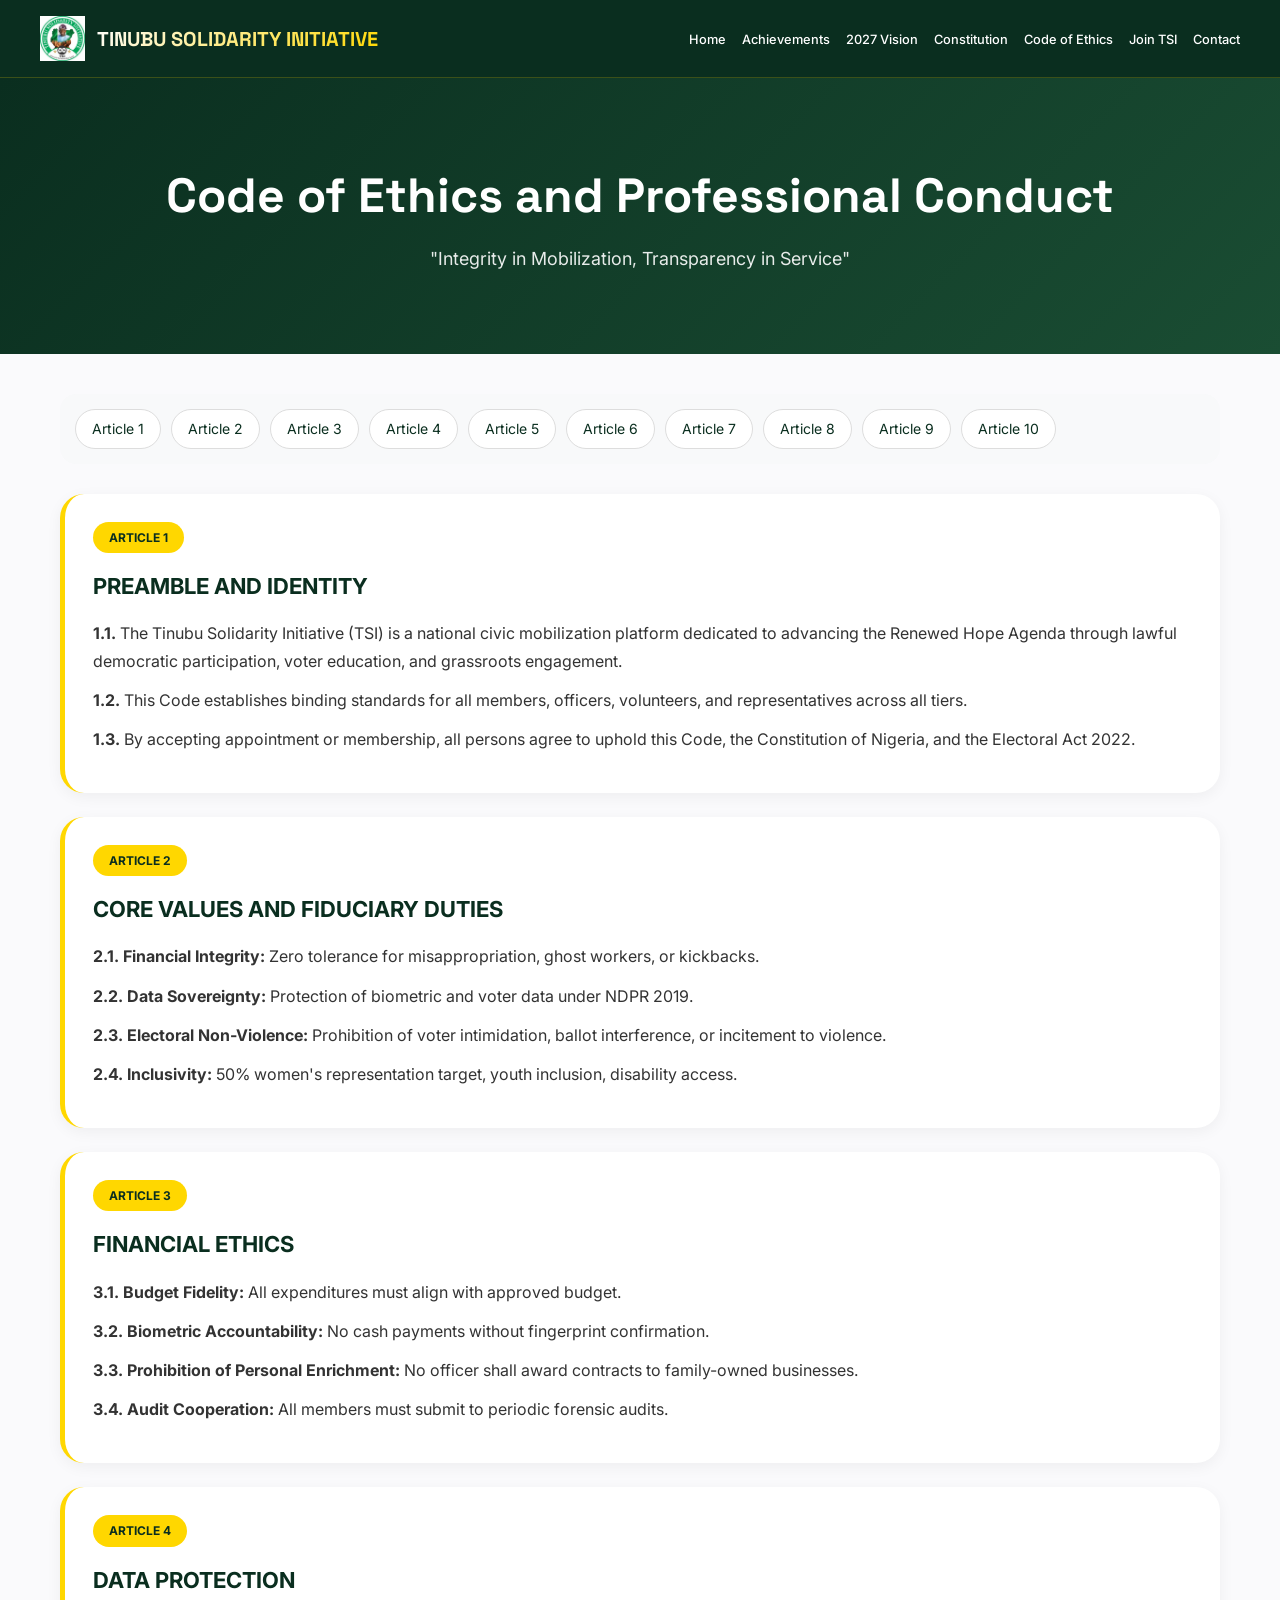
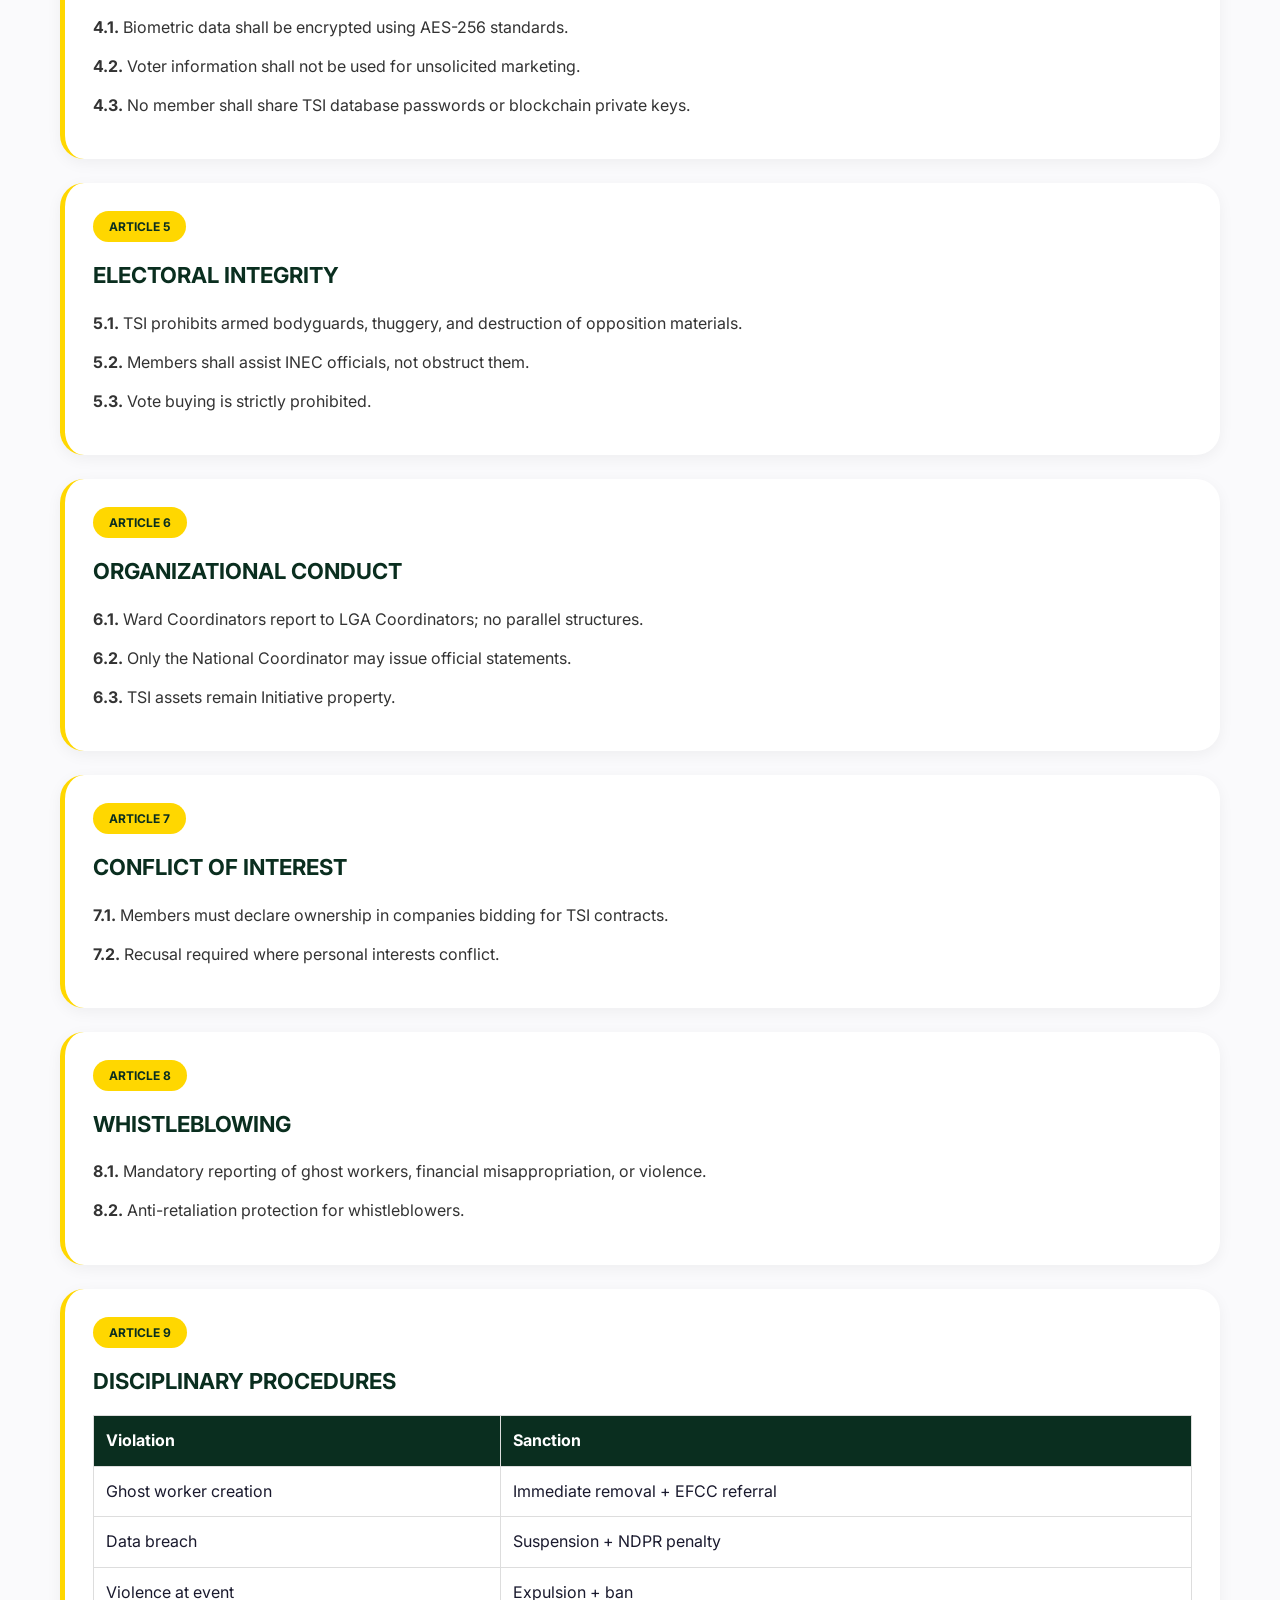
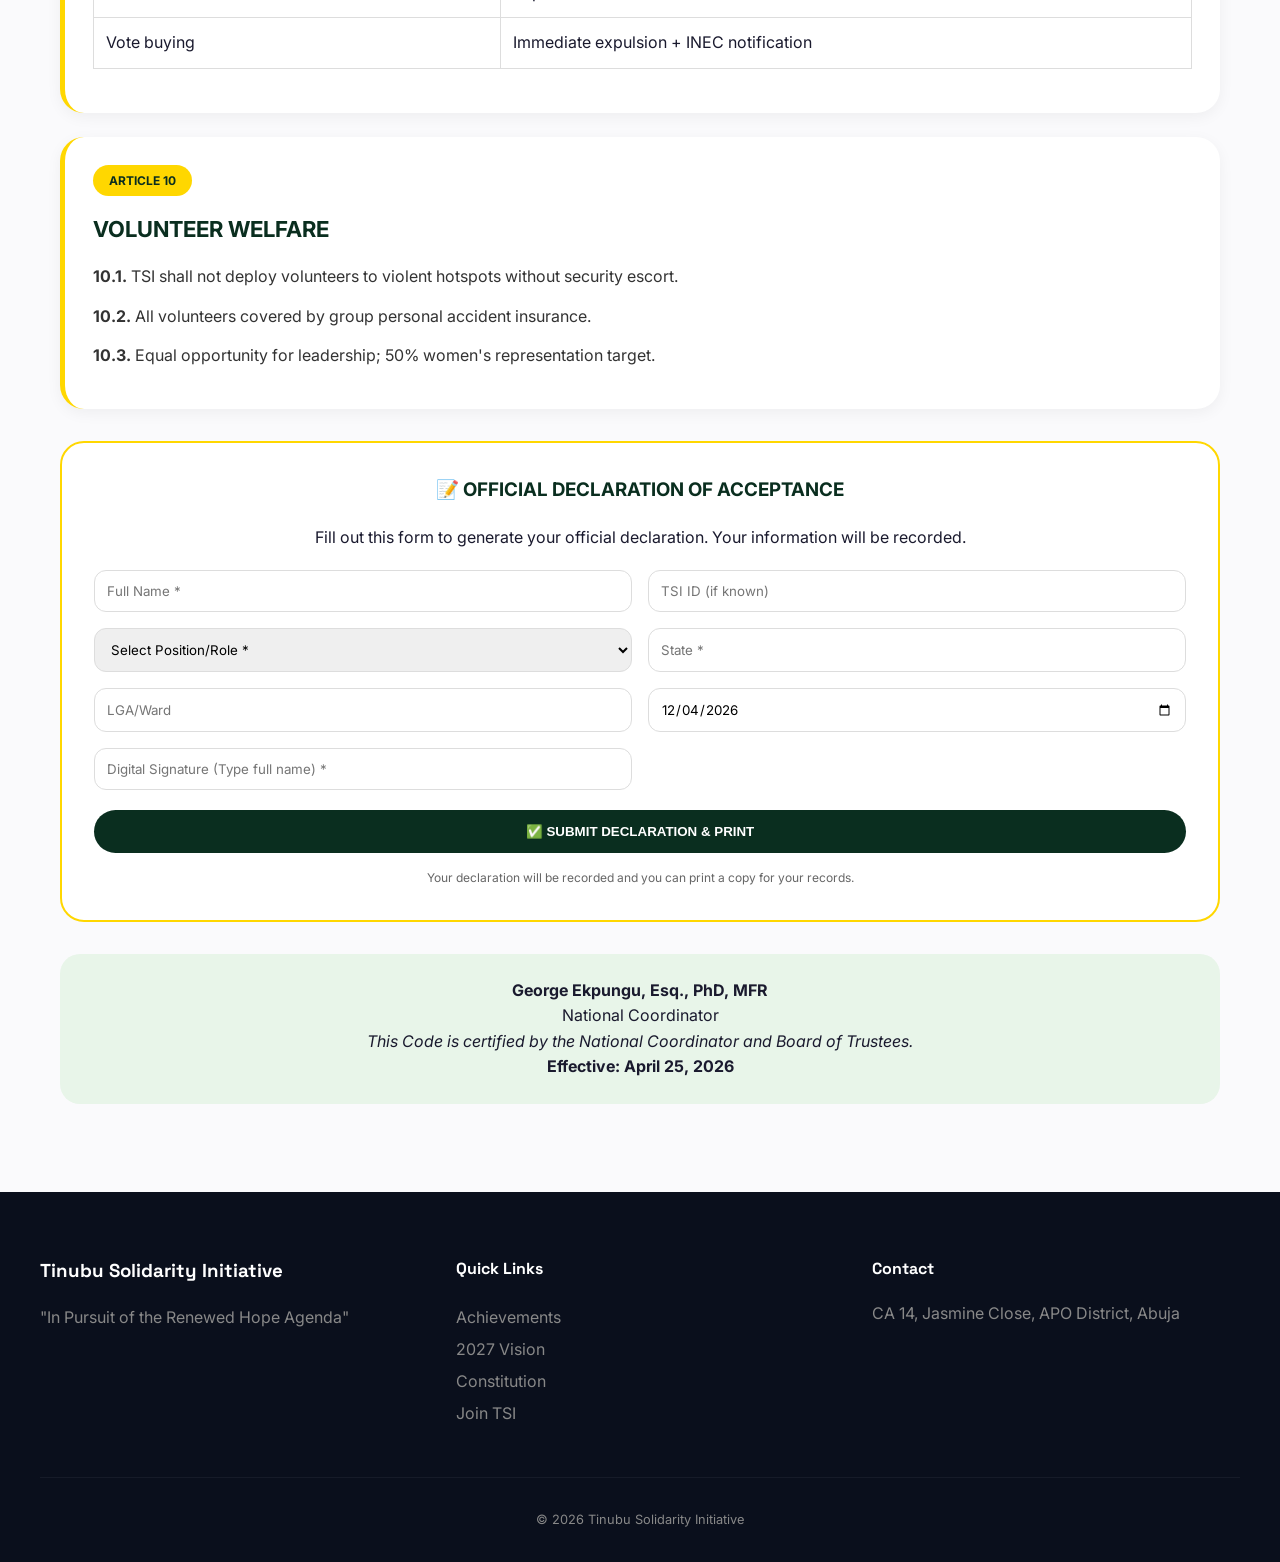
<file: ethics.html>
<!DOCTYPE html>
<html lang="en">
<head>
    <meta charset="UTF-8">
    <meta name="viewport" content="width=device-width, initial-scale=1.0">
    <title>Code of Ethics | TSI</title>
    <link rel="icon" type="image/png" href="logo.png">
    <link rel="stylesheet" href="style.css">
    <style>
        /* ETHICS PAGE - COMPLETELY ISOLATED STYLES */
        .ethics-hero {
            background: linear-gradient(135deg, #0a2e1f 0%, #1a4d33 100%);
            color: white;
            text-align: center;
            padding: 80px 20px;
        }
        .ethics-hero h1 {
            font-size: 48px;
            margin: 0;
            font-family: 'Space Grotesk', sans-serif;
        }
        .ethics-hero p {
            font-size: 18px;
            margin-top: 10px;
            opacity: 0.9;
        }
        .ethics-section {
            max-width: 1200px;
            margin: 0 auto;
            padding: 40px 20px;
        }
        .ethics-card {
            background: white;
            border-radius: 24px;
            padding: 28px;
            margin-bottom: 24px;
            border-left: 5px solid #ffd700;
            box-shadow: 0 4px 15px rgba(0,0,0,0.05);
        }
        .ethics-badge {
            display: inline-block;
            background: #ffd700;
            color: #0a2e1f;
            padding: 6px 16px;
            border-radius: 40px;
            font-size: 12px;
            font-weight: 700;
            margin-bottom: 16px;
        }
        .ethics-card h3 {
            color: #0a2e1f;
            font-size: 22px;
            margin-bottom: 16px;
        }
        .ethics-card p {
            color: #333;
            line-height: 1.7;
            margin-bottom: 12px;
        }
        .ethics-card ul, .ethics-card ol {
            margin-left: 24px;
            margin-bottom: 12px;
        }
        .ethics-table {
            width: 100%;
            border-collapse: collapse;
            margin: 16px 0;
        }
        .ethics-table th, .ethics-table td {
            border: 1px solid #ddd;
            padding: 12px;
            text-align: left;
        }
        .ethics-table th {
            background: #0a2e1f;
            color: white;
        }
        .ethics-form {
            background: white;
            border-radius: 24px;
            padding: 32px;
            margin-top: 32px;
            border: 2px solid #ffd700;
        }
        .ethics-form h3 {
            text-align: center;
            margin-bottom: 20px;
            color: #0a2e1f;
        }
        .form-grid {
            display: grid;
            grid-template-columns: 1fr 1fr;
            gap: 16px;
        }
        .ethics-form input, .ethics-form select {
            width: 100%;
            padding: 12px;
            border-radius: 12px;
            border: 1px solid #ddd;
            font-family: 'Inter', sans-serif;
        }
        .ethics-form button {
            margin-top: 20px;
            background: #0a2e1f;
            color: white;
            border: none;
            padding: 14px 28px;
            border-radius: 40px;
            cursor: pointer;
            font-weight: 600;
            width: 100%;
        }
        .ethics-nav {
            display: flex;
            flex-wrap: wrap;
            gap: 10px;
            margin-bottom: 30px;
            background: #f8f9fa;
            padding: 15px;
            border-radius: 16px;
        }
        .ethics-nav a {
            background: white;
            padding: 8px 16px;
            border-radius: 40px;
            text-decoration: none;
            color: #0a2e1f;
            font-size: 14px;
            border: 1px solid #ddd;
        }
        .ethics-nav a:hover {
            background: #ffd700;
        }
        .ethics-cert {
            background: #e8f5e9;
            padding: 24px;
            border-radius: 20px;
            text-align: center;
            margin-top: 32px;
        }
        @media (max-width: 768px) {
            .form-grid {
                grid-template-columns: 1fr;
            }
            .ethics-hero h1 {
                font-size: 32px;
            }
            .ethics-table {
                font-size: 12px;
                display: block;
                overflow-x: auto;
            }
        }
    </style>
</head>
<body>
    <header>
        <div class="container">
           <div class="logo">
    <img src="logo.png" alt="TSI Logo" class="logo-img">
    <h1>TINUBU SOLIDARITY INITIATIVE</h1>
</div>
            <nav>
                <button class="mobile-menu-btn" id="menuBtn">☰</button>
                <ul id="navMenu">
                    <li><a href="index.html">Home</a></li>
                    <li><a href="achievements.html">Achievements</a></li>
                    <li><a href="vision.html">2027 Vision</a></li>
                    <li><a href="constitution.html">Constitution</a></li>
                    <li><a href="ethics.html">Code of Ethics</a></li>
                    <li><a href="join.html">Join TSI</a></li>
                    <li><a href="contact.html">Contact</a></li>
                </ul>
            </nav>
        </div>
    </header>

    <div class="ethics-hero">
        <h1>Code of Ethics and Professional Conduct</h1>
        <p>"Integrity in Mobilization, Transparency in Service"</p>
    </div>

    <div class="ethics-section">
        
        <div class="ethics-nav">
            <a href="#art1">Article 1</a>
            <a href="#art2">Article 2</a>
            <a href="#art3">Article 3</a>
            <a href="#art4">Article 4</a>
            <a href="#art5">Article 5</a>
            <a href="#art6">Article 6</a>
            <a href="#art7">Article 7</a>
            <a href="#art8">Article 8</a>
            <a href="#art9">Article 9</a>
            <a href="#art10">Article 10</a>
        </div>

        <!-- ARTICLE 1 -->
        <div id="art1" class="ethics-card">
            <div class="ethics-badge">ARTICLE 1</div>
            <h3>PREAMBLE AND IDENTITY</h3>
            <p><strong>1.1.</strong> The Tinubu Solidarity Initiative (TSI) is a national civic mobilization platform dedicated to advancing the Renewed Hope Agenda through lawful democratic participation, voter education, and grassroots engagement.</p>
            <p><strong>1.2.</strong> This Code establishes binding standards for all members, officers, volunteers, and representatives across all tiers.</p>
            <p><strong>1.3.</strong> By accepting appointment or membership, all persons agree to uphold this Code, the Constitution of Nigeria, and the Electoral Act 2022.</p>
        </div>

        <!-- ARTICLE 2 -->
        <div id="art2" class="ethics-card">
            <div class="ethics-badge">ARTICLE 2</div>
            <h3>CORE VALUES AND FIDUCIARY DUTIES</h3>
            <p><strong>2.1. Financial Integrity:</strong> Zero tolerance for misappropriation, ghost workers, or kickbacks.</p>
            <p><strong>2.2. Data Sovereignty:</strong> Protection of biometric and voter data under NDPR 2019.</p>
            <p><strong>2.3. Electoral Non-Violence:</strong> Prohibition of voter intimidation, ballot interference, or incitement to violence.</p>
            <p><strong>2.4. Inclusivity:</strong> 50% women's representation target, youth inclusion, disability access.</p>
        </div>

        <!-- ARTICLE 3 -->
        <div id="art3" class="ethics-card">
            <div class="ethics-badge">ARTICLE 3</div>
            <h3>FINANCIAL ETHICS</h3>
            <p><strong>3.1. Budget Fidelity:</strong> All expenditures must align with approved budget.</p>
            <p><strong>3.2. Biometric Accountability:</strong> No cash payments without fingerprint confirmation.</p>
            <p><strong>3.3. Prohibition of Personal Enrichment:</strong> No officer shall award contracts to family-owned businesses.</p>
            <p><strong>3.4. Audit Cooperation:</strong> All members must submit to periodic forensic audits.</p>
        </div>

        <!-- ARTICLE 4 -->
        <div id="art4" class="ethics-card">
            <div class="ethics-badge">ARTICLE 4</div>
            <h3>DATA PROTECTION</h3>
            <p><strong>4.1.</strong> Biometric data shall be encrypted using AES-256 standards.</p>
            <p><strong>4.2.</strong> Voter information shall not be used for unsolicited marketing.</p>
            <p><strong>4.3.</strong> No member shall share TSI database passwords or blockchain private keys.</p>
        </div>

        <!-- ARTICLE 5 -->
        <div id="art5" class="ethics-card">
            <div class="ethics-badge">ARTICLE 5</div>
            <h3>ELECTORAL INTEGRITY</h3>
            <p><strong>5.1.</strong> TSI prohibits armed bodyguards, thuggery, and destruction of opposition materials.</p>
            <p><strong>5.2.</strong> Members shall assist INEC officials, not obstruct them.</p>
            <p><strong>5.3.</strong> Vote buying is strictly prohibited.</p>
        </div>

        <!-- ARTICLE 6 -->
        <div id="art6" class="ethics-card">
            <div class="ethics-badge">ARTICLE 6</div>
            <h3>ORGANIZATIONAL CONDUCT</h3>
            <p><strong>6.1.</strong> Ward Coordinators report to LGA Coordinators; no parallel structures.</p>
            <p><strong>6.2.</strong> Only the National Coordinator may issue official statements.</p>
            <p><strong>6.3.</strong> TSI assets remain Initiative property.</p>
        </div>

        <!-- ARTICLE 7 -->
        <div id="art7" class="ethics-card">
            <div class="ethics-badge">ARTICLE 7</div>
            <h3>CONFLICT OF INTEREST</h3>
            <p><strong>7.1.</strong> Members must declare ownership in companies bidding for TSI contracts.</p>
            <p><strong>7.2.</strong> Recusal required where personal interests conflict.</p>
        </div>

        <!-- ARTICLE 8 -->
        <div id="art8" class="ethics-card">
            <div class="ethics-badge">ARTICLE 8</div>
            <h3>WHISTLEBLOWING</h3>
            <p><strong>8.1.</strong> Mandatory reporting of ghost workers, financial misappropriation, or violence.</p>
            <p><strong>8.2.</strong> Anti-retaliation protection for whistleblowers.</p>
        </div>

        <!-- ARTICLE 9 -->
        <div id="art9" class="ethics-card">
            <div class="ethics-badge">ARTICLE 9</div>
            <h3>DISCIPLINARY PROCEDURES</h3>
            <table class="ethics-table">
                <thead>
                    <tr><th>Violation</th><th>Sanction</th></tr>
                </thead>
                <tbody>
                    <tr><td>Ghost worker creation</td><td>Immediate removal + EFCC referral</td></tr>
                    <tr><td>Data breach</td><td>Suspension + NDPR penalty</td></tr>
                    <tr><td>Violence at event</td><td>Expulsion + ban</td></tr>
                    <tr><td>Vote buying</td><td>Immediate expulsion + INEC notification</td></tr>
                </tbody>
            </table>
        </div>

        <!-- ARTICLE 10 -->
        <div id="art10" class="ethics-card">
            <div class="ethics-badge">ARTICLE 10</div>
            <h3>VOLUNTEER WELFARE</h3>
            <p><strong>10.1.</strong> TSI shall not deploy volunteers to violent hotspots without security escort.</p>
            <p><strong>10.2.</strong> All volunteers covered by group personal accident insurance.</p>
            <p><strong>10.3.</strong> Equal opportunity for leadership; 50% women's representation target.</p>
        </div>

        <!-- DECLARATION FORM WITH RECORD SUBMISSION -->
        <div class="ethics-form" id="declarationForm">
            <h3>📝 OFFICIAL DECLARATION OF ACCEPTANCE</h3>
            <p style="text-align: center; margin-bottom: 20px;">Fill out this form to generate your official declaration. Your information will be recorded.</p>
            
            <div class="form-grid">
                <input type="text" id="fullName" placeholder="Full Name *" required>
                <input type="text" id="tsiId" placeholder="TSI ID (if known)">
                <select id="position">
                    <option value="">Select Position/Role *</option>
                    <option>National Coordinator</option>
                    <option>Deputy National Coordinator</option>
                    <option>Secretary-General</option>
                    <option>State Coordinator</option>
                    <option>LGA Coordinator</option>
                    <option>Ward Coordinator</option>
                    <option>Volunteer</option>
                    <option>Ordinary Member</option>
                    <option>Student Member</option>
                    <option>Associate Member</option>
                    <option>Board of Trustees Member</option>
                </select>
                <input type="text" id="state" placeholder="State *" required>
                <input type="text" id="lga" placeholder="LGA/Ward">
                <input type="date" id="declarationDate">
                <input type="text" id="signature" placeholder="Digital Signature (Type full name) *" required>
            </div>
            <button onclick="submitAndPrint()">✅ SUBMIT DECLARATION & PRINT</button>
            <p style="font-size: 12px; text-align: center; margin-top: 15px; color: #666;">Your declaration will be recorded and you can print a copy for your records.</p>
        </div>

        <div class="ethics-cert">
            <p><strong>George Ekpungu, Esq., PhD, MFR</strong><br>National Coordinator</p>
            <p><em>This Code is certified by the National Coordinator and Board of Trustees.</em></p>
            <p><strong>Effective: April 25, 2026</strong></p>
        </div>

    </div>

    <footer>
        <div class="container">
            <div class="footer-content">
                <div class="footer-about">
                    <h3>Tinubu Solidarity Initiative</h3>
                    <p>"In Pursuit of the Renewed Hope Agenda"</p>
                </div>
                <div class="footer-links">
                    <h4>Quick Links</h4>
                    <ul>
                        <li><a href="achievements.html">Achievements</a></li>
                        <li><a href="vision.html">2027 Vision</a></li>
                        <li><a href="constitution.html">Constitution</a></li>
                        <li><a href="join.html">Join TSI</a></li>
                    </ul>
                </div>
                <div class="footer-contact">
                    <h4>Contact</h4>
                    <p>CA 14, Jasmine Close, APO District, Abuja</p>
                </div>
            </div>
            <div class="footer-bottom">
                <p>&copy; 2026 Tinubu Solidarity Initiative</p>
            </div>
        </div>
    </footer>

    <script src="script.js"></script>
    <script>
        // Load existing records from localStorage
        let registrations = JSON.parse(localStorage.getItem('tsi_registrations') || '[]');
        
        function saveRegistration(record) {
            registrations.push({
                ...record,
                timestamp: new Date().toISOString(),
                id: Date.now()
            });
            localStorage.setItem('tsi_registrations', JSON.stringify(registrations));
            console.log('Registration saved. Total records:', registrations.length);
        }
        
        function submitAndPrint() {
            const fullName = document.getElementById('fullName')?.value;
            const position = document.getElementById('position')?.value;
            const state = document.getElementById('state')?.value;
            const signature = document.getElementById('signature')?.value;
            
            // Validate required fields
            if (!fullName || !position || !state || !signature) {
                alert('Please fill in all required fields (*)');
                return;
            }
            
            const record = {
                fullName: fullName,
                tsiId: document.getElementById('tsiId')?.value || 'N/A',
                position: position,
                state: state,
                lga: document.getElementById('lga')?.value || 'N/A',
                date: document.getElementById('declarationDate')?.value || new Date().toLocaleDateString(),
                signature: signature
            };
            
            // Save to localStorage
            saveRegistration(record);
            
            // Generate print window
            const printWindow = window.open('', '_blank');
            printWindow.document.write(`
                <!DOCTYPE html>
                <html>
                <head>
                    <title>TSI Declaration - ${record.fullName}</title>
                    <style>
                        body { font-family: 'Times New Roman', serif; padding: 40px; max-width: 800px; margin: 0 auto; }
                        .header { text-align: center; border-bottom: 2px solid #0a2e1f; margin-bottom: 30px; }
                        h1 { color: #0a2e1f; }
                        .signature-line { border-top: 1px solid #000; width: 250px; margin-top: 5px; }
                        .record-id { background: #f0f0f0; padding: 10px; border-radius: 8px; font-size: 12px; margin-bottom: 20px; }
                    </style>
                </head>
                <body>
                    <div class="header">
                        <h1>TINUBU SOLIDARITY INITIATIVE</h1>
                        <p>Code of Ethics - Declaration of Acceptance</p>
                        <p><em>"Integrity in Mobilization, Transparency in Service"</em></p>
                    </div>
                    <div class="record-id">
                        <strong>Record ID:</strong> TSI-${record.id} | <strong>Date Recorded:</strong> ${new Date().toLocaleString()}
                    </div>
                    <p>I, <strong>${record.fullName}</strong>, TSI-ID: <strong>${record.tsiId}</strong>, serving as <strong>${record.position}</strong> in <strong>${record.state}</strong> / <strong>${record.lga}</strong>, hereby declare that I have read and understood the TSI Code of Ethics and commit to upholding its principles.</p>
                    <div style="margin-top: 40px;">
                        <p><strong>Digital Signature:</strong> ${record.signature}</p>
                        <div class="signature-line"></div>
                        <p><strong>Date:</strong> ${record.date}</p>
                        <div class="signature-line"></div>
                    </div>
                    <div style="margin-top: 50px; text-align: center; font-size: 12px;">
                        <p>TSI Code of Ethics - Effective April 25, 2026 | Abuja, Nigeria</p>
                        <p>This is an official record. Keep for your files.</p>
                    </div>
                </body>
                </html>
            `);
            printWindow.document.close();
            printWindow.print();
            
            // Clear form after submission
            alert(`✅ Declaration recorded for ${record.fullName}!\n\nTotal registrations: ${registrations.length}`);
            
            // Optional: clear form
            document.getElementById('fullName').value = '';
            document.getElementById('tsiId').value = '';
            document.getElementById('position').value = '';
            document.getElementById('state').value = '';
            document.getElementById('lga').value = '';
            document.getElementById('signature').value = '';
            document.getElementById('declarationDate').value = new Date().toISOString().split('T')[0];
        }
        
        // Set today's date
        const today = new Date().toISOString().split('T')[0];
        const dateInput = document.getElementById('declarationDate');
        if (dateInput) dateInput.value = today;
        
        // Display total registrations in console (for admin)
        console.log('TSI Registration System Active');
        console.log('Total registered members:', registrations.length);
    </script>
</body>
</html>
</file>
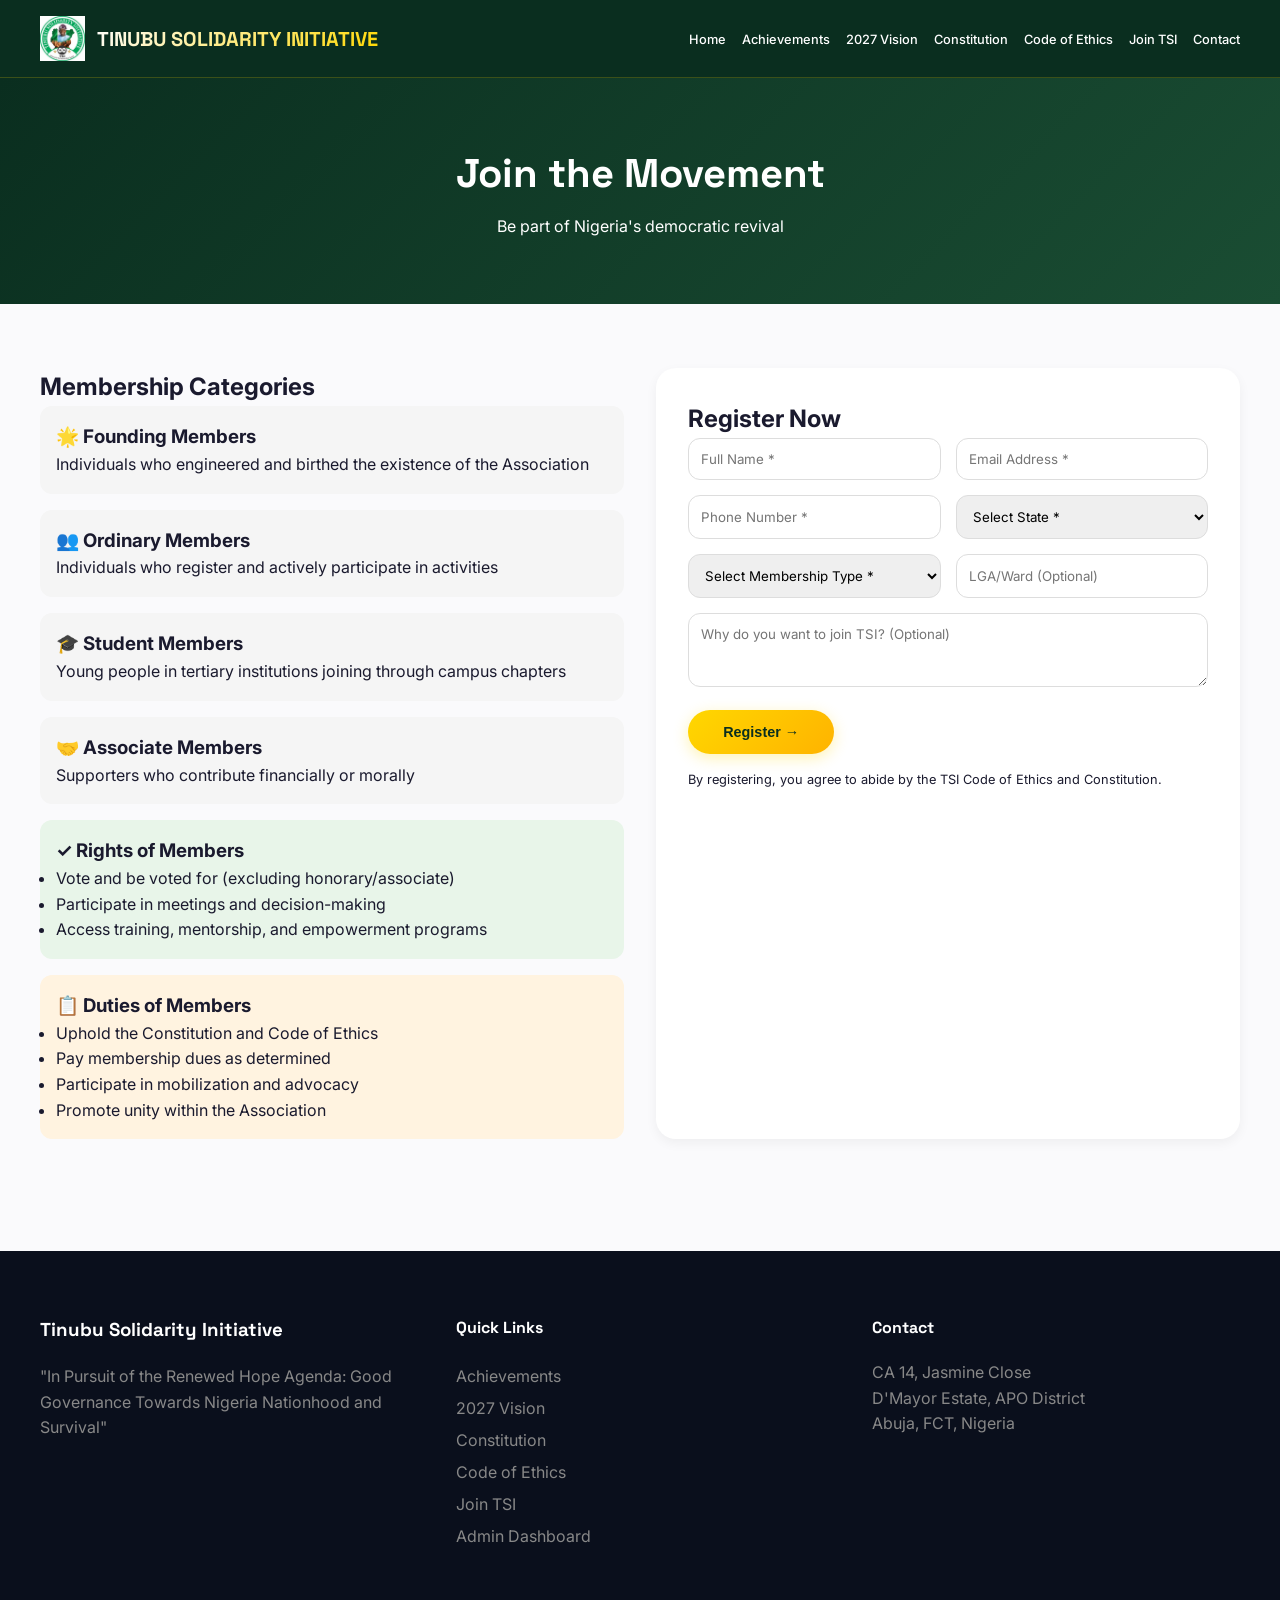
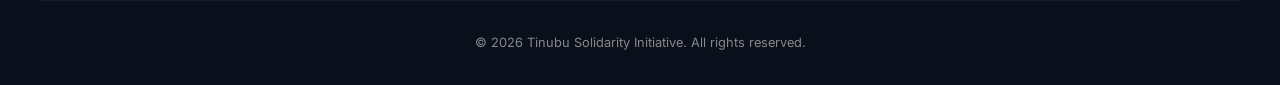
<file: join.html>
<!DOCTYPE html>
<html lang="en">
<head>
    <meta charset="UTF-8">
    <meta name="viewport" content="width=device-width, initial-scale=1.0">
    <title>Join TSI | Become a Member - Tinubu Solidarity Initiative</title>
    <link rel="icon" type="image/png" href="logo.png">
    <link rel="stylesheet" href="style.css">
    <style>
        .join-success {
            display: none;
            background: #d4edda;
            color: #155724;
            padding: 15px;
            border-radius: 12px;
            margin-bottom: 20px;
            text-align: center;
        }
        .join-success.show {
            display: block;
        }
        .registration-form input, 
        .registration-form select, 
        .registration-form textarea {
            width: 100%;
            padding: 12px;
            margin-bottom: 15px;
            border: 1px solid #ddd;
            border-radius: 12px;
            font-family: 'Inter', sans-serif;
        }
        .form-row {
            display: grid;
            grid-template-columns: 1fr 1fr;
            gap: 15px;
        }
        @media (max-width: 768px) {
            .form-row {
                grid-template-columns: 1fr;
            }
        }
    </style>
</head>
<body>
    <header>
        <div class="container">
          <div class="logo">
    <img src="logo.png" alt="TSI Logo" class="logo-img">
    <h1>TINUBU SOLIDARITY INITIATIVE</h1>
</div>
            <nav>
                <button class="mobile-menu-btn" id="menuBtn">☰</button>
                <ul id="navMenu">
                    <li><a href="index.html">Home</a></li>
                    <li><a href="achievements.html">Achievements</a></li>
                    <li><a href="vision.html">2027 Vision</a></li>
                    <li><a href="constitution.html">Constitution</a></li>
                    <li><a href="ethics.html">Code of Ethics</a></li>
                    <li><a href="join.html">Join TSI</a></li>
                    <li><a href="contact.html">Contact</a></li>
                </ul>
            </nav>
        </div>
    </header>

    <section class="page-hero">
        <div class="container">
            <h1>Join the Movement</h1>
            <p>Be part of Nigeria's democratic revival</p>
        </div>
    </section>

    <section class="content-section">
        <div class="container">
            <div class="two-column-layout">
                <div class="membership-info">
                    <h2>Membership Categories</h2>
                    <div class="category" style="background: #f5f5f5; padding: 1rem; margin-bottom: 1rem; border-radius: 12px;">
                        <h3>🌟 Founding Members</h3>
                        <p>Individuals who engineered and birthed the existence of the Association</p>
                    </div>
                    <div class="category" style="background: #f5f5f5; padding: 1rem; margin-bottom: 1rem; border-radius: 12px;">
                        <h3>👥 Ordinary Members</h3>
                        <p>Individuals who register and actively participate in activities</p>
                    </div>
                    <div class="category" style="background: #f5f5f5; padding: 1rem; margin-bottom: 1rem; border-radius: 12px;">
                        <h3>🎓 Student Members</h3>
                        <p>Young people in tertiary institutions joining through campus chapters</p>
                    </div>
                    <div class="category" style="background: #f5f5f5; padding: 1rem; margin-bottom: 1rem; border-radius: 12px;">
                        <h3>🤝 Associate Members</h3>
                        <p>Supporters who contribute financially or morally</p>
                    </div>

                    <div class="rights-box" style="background: #e8f5e9; padding: 1rem; border-radius: 12px; margin-top: 1rem;">
                        <h3>✓ Rights of Members</h3>
                        <ul>
                            <li>Vote and be voted for (excluding honorary/associate)</li>
                            <li>Participate in meetings and decision-making</li>
                            <li>Access training, mentorship, and empowerment programs</li>
                        </ul>
                    </div>

                    <div class="duties-box" style="background: #fff3e0; padding: 1rem; border-radius: 12px; margin-top: 1rem;">
                        <h3>📋 Duties of Members</h3>
                        <ul>
                            <li>Uphold the Constitution and Code of Ethics</li>
                            <li>Pay membership dues as determined</li>
                            <li>Participate in mobilization and advocacy</li>
                            <li>Promote unity within the Association</li>
                        </ul>
                    </div>
                </div>

                <div class="registration-form">
                    <h2>Register Now</h2>
                    
                    <div id="successMessage" class="join-success">
                        ✅ Registration successful! Your information has been recorded.
                    </div>
                    
                    <form id="membershipForm" onsubmit="saveRegistration(event)">
                        <div class="form-row">
                            <input type="text" id="fullName" placeholder="Full Name *" required>
                            <input type="email" id="email" placeholder="Email Address *" required>
                        </div>
                        <div class="form-row">
                            <input type="tel" id="phone" placeholder="Phone Number *" required>
                            <select id="state" required>
                                <option value="">Select State *</option>
                                <option>Abia</option><option>Abuja FCT</option><option>Adamawa</option>
                                <option>Akwa Ibom</option><option>Anambra</option><option>Bauchi</option>
                                <option>Bayelsa</option><option>Benue</option><option>Borno</option>
                                <option>Cross River</option><option>Delta</option><option>Ebonyi</option>
                                <option>Edo</option><option>Ekiti</option><option>Enugu</option>
                                <option>Gombe</option><option>Imo</option><option>Jigawa</option>
                                <option>Kaduna</option><option>Kano</option><option>Katsina</option>
                                <option>Kebbi</option><option>Kogi</option><option>Kwara</option>
                                <option>Lagos</option><option>Nasarawa</option><option>Niger</option>
                                <option>Ogun</option><option>Ondo</option><option>Osun</option>
                                <option>Oyo</option><option>Plateau</option><option>Rivers</option>
                                <option>Sokoto</option><option>Taraba</option><option>Yobe</option>
                                <option>Zamfara</option>
                            </select>
                        </div>
                        <div class="form-row">
                            <select id="membershipType" required>
                                <option value="">Select Membership Type *</option>
                                <option>Ordinary Member</option>
                                <option>Student Member</option>
                                <option>Associate Member</option>
                                <option>Founding Member</option>
                            </select>
                            <input type="text" id="lga" placeholder="LGA/Ward (Optional)">
                        </div>
                        <textarea id="whyJoin" rows="3" placeholder="Why do you want to join TSI? (Optional)"></textarea>
                        <button type="submit" class="btn btn-primary">Register →</button>
                    </form>
                    <p class="form-note" style="margin-top: 1rem; font-size: 0.8rem;">By registering, you agree to abide by the TSI Code of Ethics and Constitution.</p>
                </div>
            </div>
        </div>
    </section>

    <footer>
        <div class="container">
            <div class="footer-content">
                <div class="footer-about">
                    <h3>Tinubu Solidarity Initiative</h3>
                    <p>"In Pursuit of the Renewed Hope Agenda: Good Governance Towards Nigeria Nationhood and Survival"</p>
                </div>
                <div class="footer-links">
                    <h4>Quick Links</h4>
                    <ul>
                        <li><a href="achievements.html">Achievements</a></li>
                        <li><a href="vision.html">2027 Vision</a></li>
                        <li><a href="constitution.html">Constitution</a></li>
                        <li><a href="ethics.html">Code of Ethics</a></li>
                        <li><a href="join.html">Join TSI</a></li>
                        <li><a href="admin.html">Admin Dashboard</a></li>
                    </ul>
                </div>
                <div class="footer-contact">
                    <h4>Contact</h4>
                    <p>CA 14, Jasmine Close</p>
                    <p>D'Mayor Estate, APO District</p>
                    <p>Abuja, FCT, Nigeria</p>
                </div>
            </div>
            <div class="footer-bottom">
                <p>&copy; 2026 Tinubu Solidarity Initiative. All rights reserved.</p>
            </div>
        </div>
    </footer>

    <script src="script.js"></script>
    <script>
        // Load existing members from localStorage
        let members = JSON.parse(localStorage.getItem('tsi_members') || '[]');
        
        function saveRegistration(event) {
            event.preventDefault();
            
            // Get form values
            const fullName = document.getElementById('fullName').value;
            const email = document.getElementById('email').value;
            const phone = document.getElementById('phone').value;
            const state = document.getElementById('state').value;
            const membershipType = document.getElementById('membershipType').value;
            const lga = document.getElementById('lga').value;
            const whyJoin = document.getElementById('whyJoin').value;
            
            // Validate required fields
            if (!fullName || !email || !phone || !state || !membershipType) {
                alert('Please fill in all required fields (*)');
                return;
            }
            
            // Create member record
            const member = {
                id: Date.now(),
                fullName: fullName,
                email: email,
                phone: phone,
                state: state,
                membershipType: membershipType,
                lga: lga || 'Not specified',
                whyJoin: whyJoin || 'Not specified',
                registrationDate: new Date().toISOString(),
                timestamp: new Date().toLocaleString()
            };
            
            // Save to localStorage
            members.push(member);
            localStorage.setItem('tsi_members', JSON.stringify(members));
            
            // Show success message
            const successMsg = document.getElementById('successMessage');
            successMsg.classList.add('show');
            
            // Clear form
            document.getElementById('membershipForm').reset();
            
            // Hide success message after 3 seconds
            setTimeout(() => {
                successMsg.classList.remove('show');
            }, 3000);
            
            // Log to console for admin
            console.log('New member registered:', member);
            console.log('Total members:', members.length);
        }
        
        // Display total members in console
        console.log('TSI Membership System Active');
        console.log('Total registered members:', members.length);
    </script>
</body>
</html>
</file>
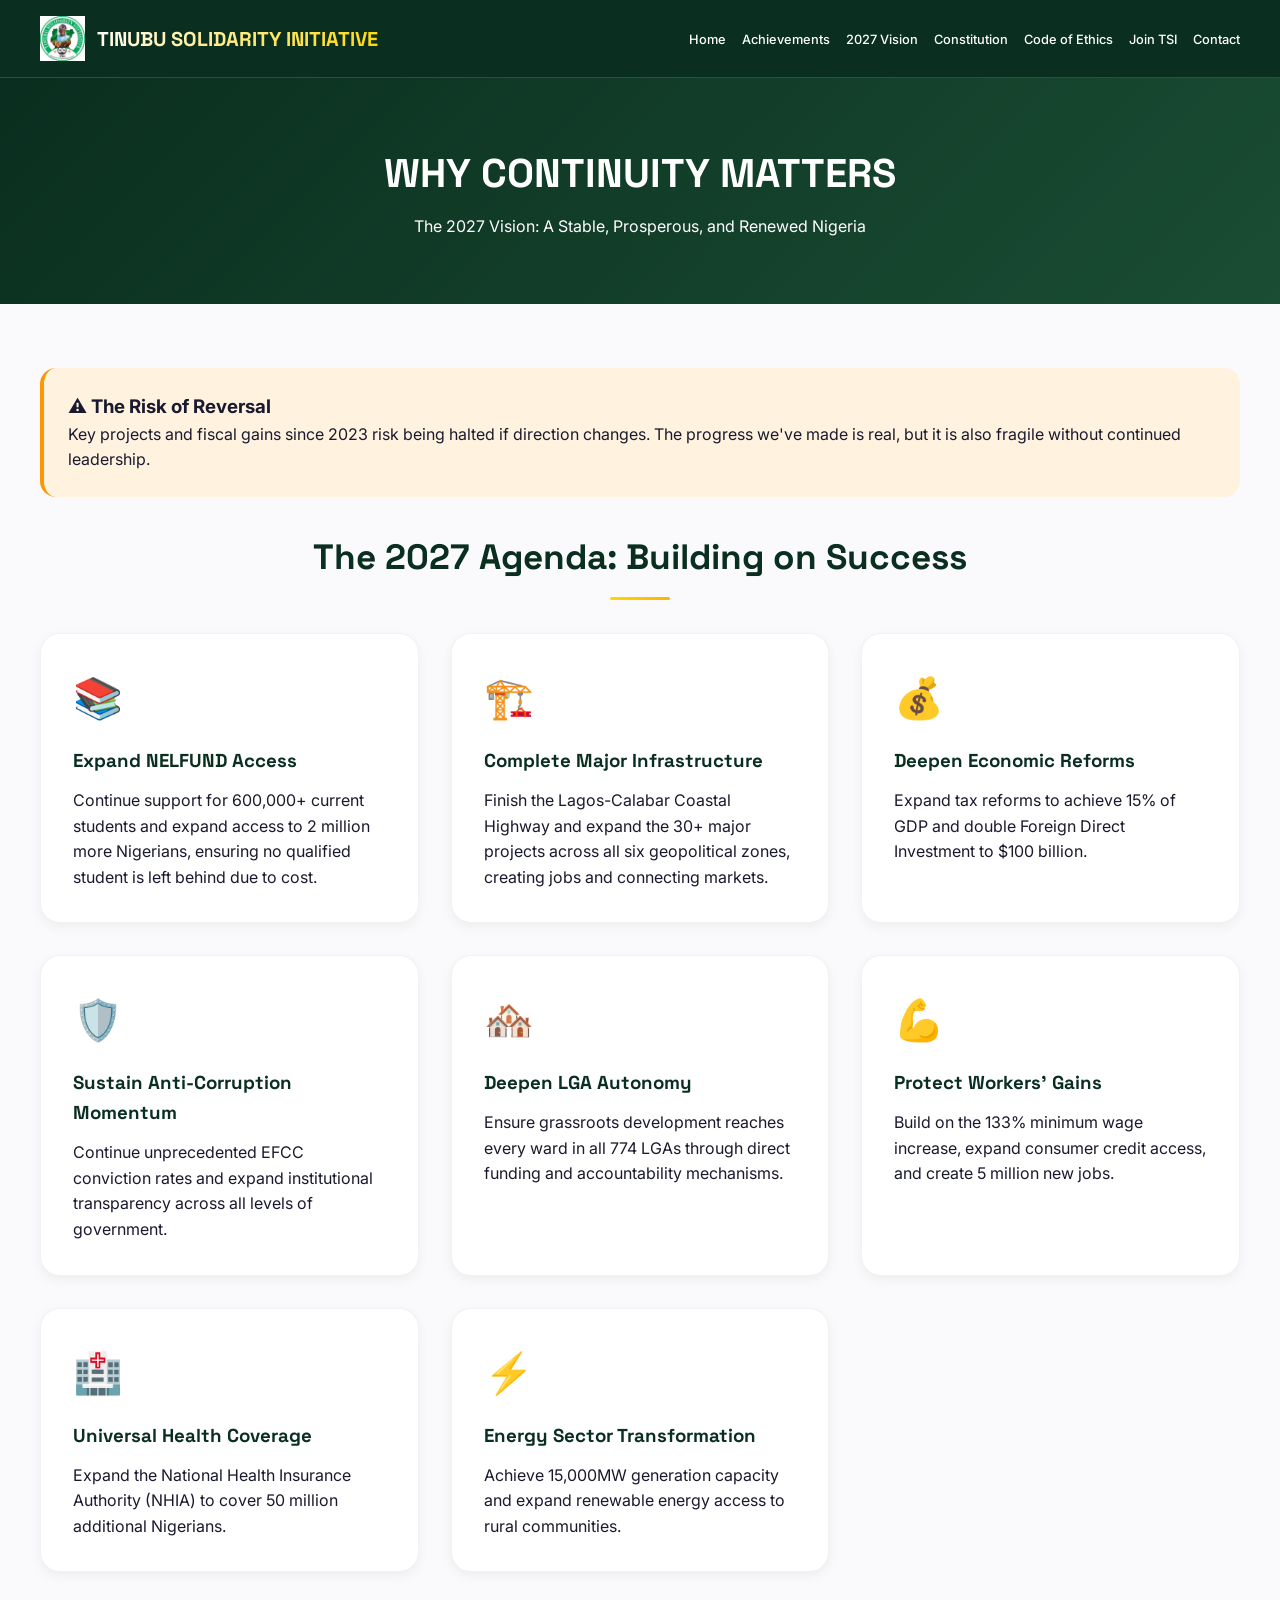
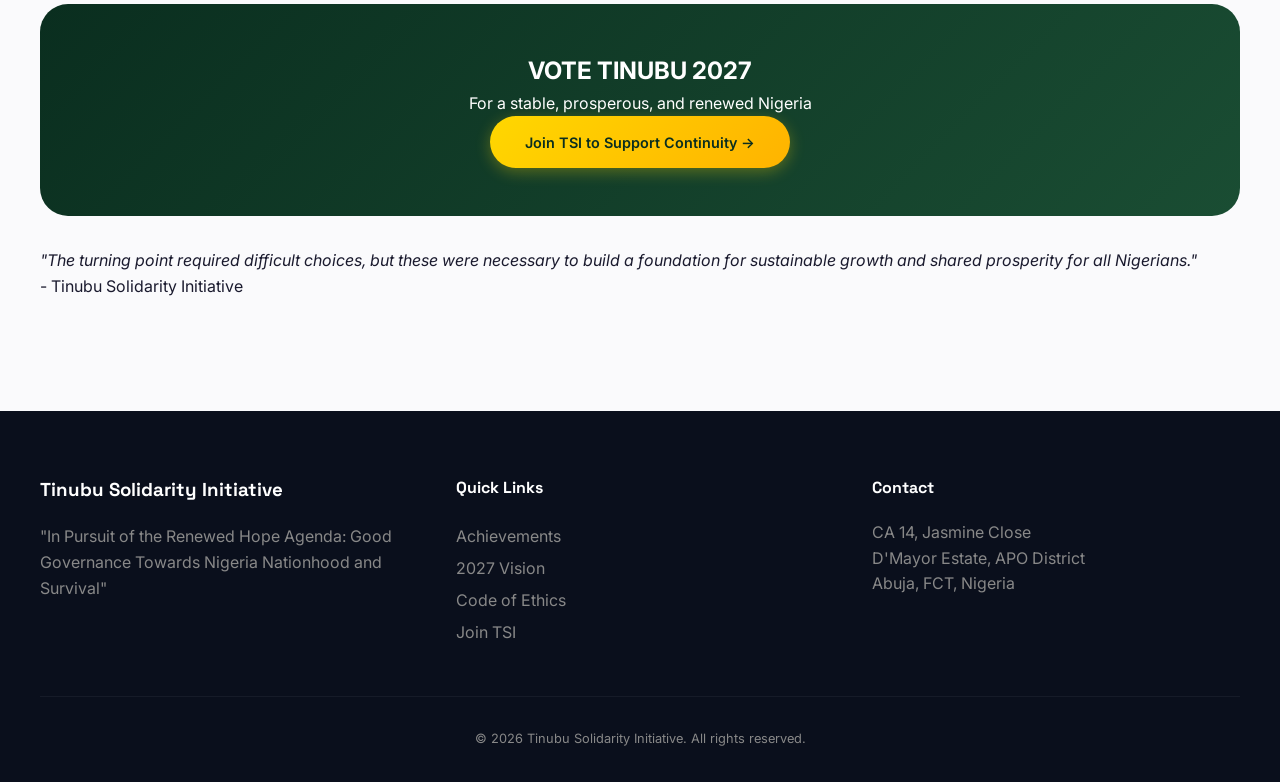
<file: vision.html>
<!DOCTYPE html>
<html lang="en">
<head>
    <meta charset="UTF-8">
    <meta name="viewport" content="width=device-width, initial-scale=1.0">
    <title>2027 Vision | Why Continuity Matters - TSI</title>
    <link rel="icon" type="image/png" href="logo.png">
    <link rel="stylesheet" href="style.css">
</head>
<body>
    <header>
        <div class="container">
           <div class="logo">
    <img src="logo.png" alt="TSI Logo" class="logo-img">
    <h1>TINUBU SOLIDARITY INITIATIVE</h1>
</div>
            <nav>
                <button class="mobile-menu-btn" id="menuBtn">☰</button>
                <ul id="navMenu">
                    <li><a href="index.html">Home</a></li>
                    <li><a href="achievements.html">Achievements</a></li>
                    <li><a href="vision.html">2027 Vision</a></li>
                    <li><a href="constitution.html">Constitution</a></li>
                    <li><a href="ethics.html">Code of Ethics</a></li>
                    <li><a href="join.html">Join TSI</a></li>
                    <li><a href="contact.html">Contact</a></li>
                </ul>
            </nav>
        </div>
    </header>

    <section class="page-hero">
        <div class="container">
            <h1>WHY CONTINUITY MATTERS</h1>
            <p>The 2027 Vision: A Stable, Prosperous, and Renewed Nigeria</p>
        </div>
    </section>

    <section class="content-section">
        <div class="container">
            
            <div class="warning-box">
                <h3>⚠️ The Risk of Reversal</h3>
                <p>Key projects and fiscal gains since 2023 risk being halted if direction changes. The progress we've made is real, but it is also fragile without continued leadership.</p>
            </div>

            <h2 class="section-title">The 2027 Agenda: Building on Success</h2>

            <div class="vision-grid">
                <div class="vision-card">
                    <div class="vision-icon">📚</div>
                    <h3>Expand NELFUND Access</h3>
                    <p>Continue support for 600,000+ current students and expand access to 2 million more Nigerians, ensuring no qualified student is left behind due to cost.</p>
                </div>

                <div class="vision-card">
                    <div class="vision-icon">🏗️</div>
                    <h3>Complete Major Infrastructure</h3>
                    <p>Finish the Lagos-Calabar Coastal Highway and expand the 30+ major projects across all six geopolitical zones, creating jobs and connecting markets.</p>
                </div>

                <div class="vision-card">
                    <div class="vision-icon">💰</div>
                    <h3>Deepen Economic Reforms</h3>
                    <p>Expand tax reforms to achieve 15% of GDP and double Foreign Direct Investment to $100 billion.</p>
                </div>

                <div class="vision-card">
                    <div class="vision-icon">🛡️</div>
                    <h3>Sustain Anti-Corruption Momentum</h3>
                    <p>Continue unprecedented EFCC conviction rates and expand institutional transparency across all levels of government.</p>
                </div>

                <div class="vision-card">
                    <div class="vision-icon">🏘️</div>
                    <h3>Deepen LGA Autonomy</h3>
                    <p>Ensure grassroots development reaches every ward in all 774 LGAs through direct funding and accountability mechanisms.</p>
                </div>

                <div class="vision-card">
                    <div class="vision-icon">💪</div>
                    <h3>Protect Workers' Gains</h3>
                    <p>Build on the 133% minimum wage increase, expand consumer credit access, and create 5 million new jobs.</p>
                </div>

                <div class="vision-card">
                    <div class="vision-icon">🏥</div>
                    <h3>Universal Health Coverage</h3>
                    <p>Expand the National Health Insurance Authority (NHIA) to cover 50 million additional Nigerians.</p>
                </div>

                <div class="vision-card">
                    <div class="vision-icon">⚡</div>
                    <h3>Energy Sector Transformation</h3>
                    <p>Achieve 15,000MW generation capacity and expand renewable energy access to rural communities.</p>
                </div>
            </div>

            <div class="continuity-banner">
                <h2>VOTE TINUBU 2027</h2>
                <p>For a stable, prosperous, and renewed Nigeria</p>
                <a href="join.html" class="btn btn-primary">Join TSI to Support Continuity →</a>
            </div>

            <div class="quote-box">
                <p><em>"The turning point required difficult choices, but these were necessary to build a foundation for sustainable growth and shared prosperity for all Nigerians."</em></p>
                <p>- Tinubu Solidarity Initiative</p>
            </div>

        </div>
    </section>

    <footer>
        <div class="container">
            <div class="footer-content">
                <div class="footer-about">
                    <h3>Tinubu Solidarity Initiative</h3>
                    <p>"In Pursuit of the Renewed Hope Agenda: Good Governance Towards Nigeria Nationhood and Survival"</p>
                </div>
                <div class="footer-links">
                    <h4>Quick Links</h4>
                    <ul>
                        <li><a href="achievements.html">Achievements</a></li>
                        <li><a href="vision.html">2027 Vision</a></li>
                        <li><a href="ethics.html">Code of Ethics</a></li>
                        <li><a href="join.html">Join TSI</a></li>
                    </ul>
                </div>
                <div class="footer-contact">
                    <h4>Contact</h4>
                    <p>CA 14, Jasmine Close</p>
                    <p>D'Mayor Estate, APO District</p>
                    <p>Abuja, FCT, Nigeria</p>
                </div>
            </div>
            <div class="footer-bottom">
                <p>&copy; 2026 Tinubu Solidarity Initiative. All rights reserved.</p>
            </div>
        </div>
    </footer>

    <script src="script.js"></script>
</body>
</html>
</file>
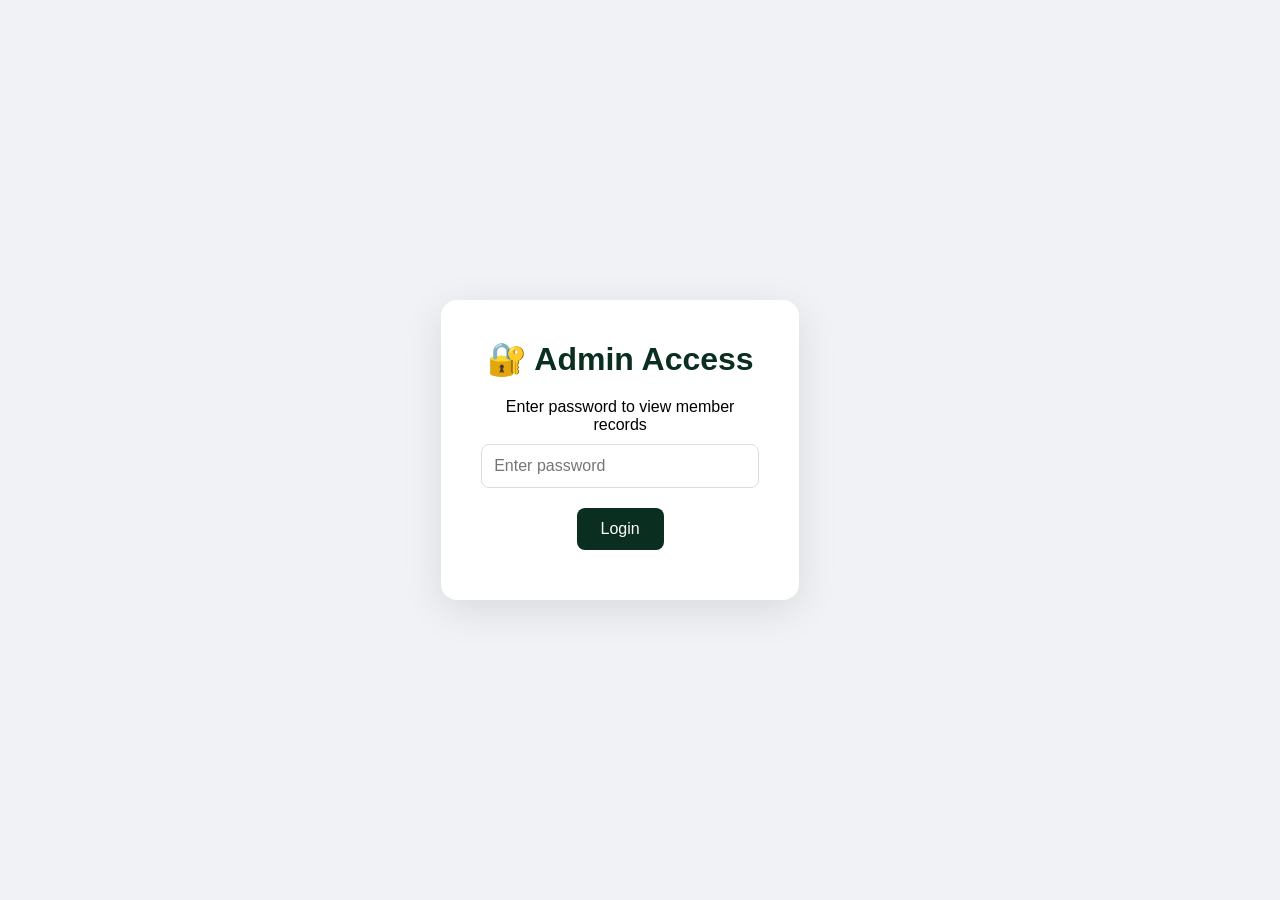
<file: secure/tsi-admin-dashboard.html>
<!DOCTYPE html>
<html lang="en">
<head>
    <meta charset="UTF-8">
    <meta name="viewport" content="width=device-width, initial-scale=1.0">
    <title>TSI Admin | Secure Dashboard</title>
    <style>
        * {
            margin: 0;
            padding: 0;
            box-sizing: border-box;
        }
        body {
            font-family: 'Segoe UI', Tahoma, Geneva, Verdana, sans-serif;
            background: #f0f2f5;
            min-height: 100vh;
            display: flex;
            justify-content: center;
            align-items: center;
        }
        .login-container, .dashboard-container {
            background: white;
            border-radius: 16px;
            box-shadow: 0 10px 40px rgba(0,0,0,0.1);
            padding: 40px;
            width: 90%;
            max-width: 500px;
            text-align: center;
        }
        .dashboard-container {
            max-width: 1400px;
            width: 95%;
            margin: 20px auto;
        }
        h1 {
            color: #0a2e1f;
            margin-bottom: 20px;
        }
        input {
            width: 100%;
            padding: 12px;
            margin: 10px 0;
            border: 1px solid #ddd;
            border-radius: 8px;
            font-size: 16px;
        }
        button {
            background: #0a2e1f;
            color: white;
            border: none;
            padding: 12px 24px;
            border-radius: 8px;
            cursor: pointer;
            font-size: 16px;
            margin-top: 10px;
        }
        button:hover {
            background: #1a4d33;
        }
        .error {
            color: #dc3545;
            margin-top: 10px;
        }
        table {
            width: 100%;
            border-collapse: collapse;
            margin-top: 20px;
            overflow-x: auto;
            display: block;
        }
        th, td {
            padding: 12px;
            text-align: left;
            border-bottom: 1px solid #ddd;
        }
        th {
            background: #0a2e1f;
            color: white;
        }
        .export-btn, .clear-btn {
            margin: 10px 5px;
            padding: 10px 20px;
        }
        .delete-btn {
            background: #dc3545;
            padding: 5px 10px;
            font-size: 12px;
        }
        .stats {
            display: flex;
            gap: 20px;
            margin-bottom: 20px;
            flex-wrap: wrap;
        }
        .stat-card {
            background: #e8f5e9;
            padding: 15px 25px;
            border-radius: 12px;
            text-align: center;
        }
        .stat-number {
            font-size: 32px;
            font-weight: bold;
            color: #0a2e1f;
        }
        @media (max-width: 768px) {
            th, td {
                font-size: 12px;
                padding: 8px;
            }
            .dashboard-container {
                padding: 20px;
            }
        }
    </style>
</head>
<body>
    <div id="app"></div>

    <script>
        // PASSWORD: INTERNATIONAL COLLABORATION
        const SECRET_PASSWORD = "INTERNATIONAL COLLABORATION";
        
        function checkAuth() {
            const isAuthenticated = sessionStorage.getItem('tsi_admin_auth');
            if (isAuthenticated === 'true') {
                showDashboard();
            } else {
                showLogin();
            }
        }
        
        function showLogin() {
            document.getElementById('app').innerHTML = `
                <div class="login-container">
                    <h1>🔐 Admin Access</h1>
                    <p>Enter password to view member records</p>
                    <input type="password" id="passwordInput" placeholder="Enter password" onkeypress="if(event.key==='Enter') login()">
                    <button onclick="login()">Login</button>
                    <div id="errorMsg" class="error"></div>
                </div>
            `;
        }
        
        function login() {
            const password = document.getElementById('passwordInput').value;
            if (password === SECRET_PASSWORD) {
                sessionStorage.setItem('tsi_admin_auth', 'true');
                showDashboard();
            } else {
                document.getElementById('errorMsg').innerText = 'Incorrect password. Access denied.';
            }
        }
        
        function logout() {
            sessionStorage.removeItem('tsi_admin_auth');
            showLogin();
        }
        
        function loadMembers() {
            const members = JSON.parse(localStorage.getItem('tsi_members') || '[]');
            document.getElementById('memberCount').innerText = members.length;
            
            const tbody = document.getElementById('membersBody');
            if (members.length === 0) {
                tbody.innerHTML = '<tr><td colspan="8" style="text-align: center;">No members registered yet</td></tr>';
                return;
            }
            
            tbody.innerHTML = members.map(m => `
                <tr>
                    <td>${m.id || 'N/A'}</td>
                    <td><strong>${escapeHtml(m.fullName)}</strong></td>
                    <td>${escapeHtml(m.email)}</td>
                    <td>${escapeHtml(m.phone)}</td>
                    <td>${escapeHtml(m.state)}</td>
                    <td>${escapeHtml(m.membershipType)}</td>
                    <td>${new Date(m.timestamp).toLocaleString()}</td>
                    <td><button class="delete-btn" onclick="deleteMember(${m.id})">Delete</button></td>
                </tr>
            `).join('');
        }
        
        function loadDeclarations() {
            const declarations = JSON.parse(localStorage.getItem('tsi_registrations') || '[]');
            document.getElementById('declarationCount').innerText = declarations.length;
            
            const tbody = document.getElementById('declarationsBody');
            if (declarations.length === 0) {
                tbody.innerHTML = '<tr><td colspan="9" style="text-align: center;">No declarations submitted yet</td></tr>';
                return;
            }
            
            tbody.innerHTML = declarations.map(d => `
                <tr>
                    <td>${d.id || 'N/A'}</td>
                    <td><strong>${escapeHtml(d.fullName)}</strong></td>
                    <td>${escapeHtml(d.tsiId) || 'N/A'}</td>
                    <td>${escapeHtml(d.position)}</td>
                    <td>${escapeHtml(d.state)}</td>
                    <td>${escapeHtml(d.lga) || 'N/A'}</td>
                    <td>${d.date || 'N/A'}</td>
                    <td>${escapeHtml(d.signature) || 'N/A'}</td>
                    <td><button class="delete-btn" onclick="deleteDeclaration(${d.id})">Delete</button></td>
                </tr>
            `).join('');
        }
        
        function deleteMember(id) {
            if (confirm('Delete this member record?')) {
                let members = JSON.parse(localStorage.getItem('tsi_members') || '[]');
                members = members.filter(m => m.id !== id);
                localStorage.setItem('tsi_members', JSON.stringify(members));
                loadMembers();
            }
        }
        
        function deleteDeclaration(id) {
            if (confirm('Delete this declaration?')) {
                let declarations = JSON.parse(localStorage.getItem('tsi_registrations') || '[]');
                declarations = declarations.filter(d => d.id !== id);
                localStorage.setItem('tsi_registrations', JSON.stringify(declarations));
                loadDeclarations();
            }
        }
        
        function clearMembers() {
            if (confirm('⚠️ Delete ALL member records? This cannot be undone.')) {
                localStorage.removeItem('tsi_members');
                loadMembers();
            }
        }
        
        function clearDeclarations() {
            if (confirm('⚠️ Delete ALL declaration records? This cannot be undone.')) {
                localStorage.removeItem('tsi_registrations');
                loadDeclarations();
            }
        }
        
        function exportMembersCSV() {
            const members = JSON.parse(localStorage.getItem('tsi_members') || '[]');
            if (members.length === 0) { alert('No records to export.'); return; }
            const headers = ['ID', 'Full Name', 'Email', 'Phone', 'State', 'Membership Type', 'LGA', 'Registration Date'];
            const rows = members.map(m => [m.id, m.fullName, m.email, m.phone, m.state, m.membershipType, m.lga, m.timestamp]);
            downloadCSV(headers, rows, 'tsi_members');
        }
        
        function exportDeclarationsCSV() {
            const declarations = JSON.parse(localStorage.getItem('tsi_registrations') || '[]');
            if (declarations.length === 0) { alert('No records to export.'); return; }
            const headers = ['ID', 'Full Name', 'TSI ID', 'Position', 'State', 'LGA', 'Date', 'Signature', 'Timestamp'];
            const rows = declarations.map(d => [d.id, d.fullName, d.tsiId, d.position, d.state, d.lga, d.date, d.signature, d.timestamp]);
            downloadCSV(headers, rows, 'tsi_declarations');
        }
        
        function downloadCSV(headers, rows, filename) {
            let csv = headers.join(',') + '\n';
            rows.forEach(row => { csv += row.map(cell => `"${cell}"`).join(',') + '\n'; });
            const blob = new Blob([csv], { type: 'text/csv' });
            const url = URL.createObjectURL(blob);
            const a = document.createElement('a');
            a.href = url;
            a.download = `${filename}_${new Date().toISOString().split('T')[0]}.csv`;
            a.click();
            URL.revokeObjectURL(url);
        }
        
        function showTab(tab) {
            document.getElementById('members-tab').style.display = tab === 'members' ? 'block' : 'none';
            document.getElementById('declarations-tab').style.display = tab === 'declarations' ? 'block' : 'none';
            document.querySelectorAll('.tab-btn').forEach((btn, i) => {
                btn.classList.toggle('active', (tab === 'members' && i === 0) || (tab === 'declarations' && i === 1));
            });
            if (tab === 'members') loadMembers();
            if (tab === 'declarations') loadDeclarations();
        }
        
        function escapeHtml(text) {
            if (!text) return 'N/A';
            return String(text).replace(/[&<>]/g, function(m) {
                if (m === '&') return '&amp;';
                if (m === '<') return '&lt;';
                if (m === '>') return '&gt;';
                return m;
            });
        }
        
        function showDashboard() {
            document.getElementById('app').innerHTML = `
                <div class="dashboard-container">
                    <div style="display: flex; justify-content: space-between; align-items: center; flex-wrap: wrap; margin-bottom: 20px;">
                        <h1>📊 TSI Admin Dashboard</h1>
                        <button onclick="logout()" style="background: #dc3545;">🚪 Logout</button>
                    </div>
                    
                    <div class="tabs" style="display: flex; gap: 10px; margin-bottom: 20px;">
                        <button class="tab-btn active" onclick="showTab('members')">👥 Members (Join Page)</button>
                        <button class="tab-btn" onclick="showTab('declarations')">📝 Ethics Declarations</button>
                    </div>
                    
                    <div id="members-tab">
                        <div class="stats">
                            <div class="stat-card"><div class="stat-number" id="memberCount">0</div><div>Total Members</div></div>
                        </div>
                        <div style="margin-bottom: 20px;">
                            <button class="export-btn" onclick="exportMembersCSV()">📥 Export Members to CSV</button>
                            <button class="clear-btn" onclick="clearMembers()">🗑️ Clear All Members</button>
                        </div>
                        <div style="overflow-x: auto;">
                            <table><thead><tr><th>ID</th><th>Full Name</th><th>Email</th><th>Phone</th><th>State</th><th>Membership Type</th><th>Registered On</th><th>Action</th></tr></thead><tbody id="membersBody"></tbody></table>
                        </div>
                    </div>
                    
                    <div id="declarations-tab" style="display: none;">
                        <div class="stats">
                            <div class="stat-card"><div class="stat-number" id="declarationCount">0</div><div>Total Declarations</div></div>
                        </div>
                        <div style="margin-bottom: 20px;">
                            <button class="export-btn" onclick="exportDeclarationsCSV()">📥 Export Declarations to CSV</button>
                            <button class="clear-btn" onclick="clearDeclarations()">🗑️ Clear All Declarations</button>
                        </div>
                        <div style="overflow-x: auto;">
                            <table><thead><tr><th>ID</th><th>Full Name</th><th>TSI ID</th><th>Position</th><th>State</th><th>LGA</th><th>Date</th><th>Signature</th><th>Action</th></tr></thead><tbody id="declarationsBody"></tbody></table>
                        </div>
                    </div>
                </div>
            `;
            loadMembers();
            loadDeclarations();
        }
        
        checkAuth();
    </script>
</body>
</html>
</file>
<file: style.css>
@import url('https://fonts.googleapis.com/css2?family=Inter:opsz,wght@14..32,300;14..32,400;14..32,500;14..32,600;14..32,700;14..32,800&family=Space+Grotesk:wght@400;500;600;700&display=swap');

* {
    margin: 0;
    padding: 0;
    box-sizing: border-box;
}

body {
    font-family: 'Inter', sans-serif;
    line-height: 1.6;
    color: #1a1a2e;
    background: #fafafc;
}

.container {
    max-width: 1280px;
    margin: 0 auto;
    padding: 0 40px;
}

/* Header - Global */
header {
    background: #0a2e1f;
    color: white;
    padding: 1rem 0;
    position: sticky;
    top: 0;
    z-index: 1000;
    border-bottom: 1px solid rgba(255, 215, 0, 0.2);
}

header .container {
    display: flex;
    justify-content: space-between;
    align-items: center;
    flex-wrap: wrap;
}

/* Logo styling */
.logo {
    display: flex;
    align-items: center;
    gap: 12px;
}

.logo-img {
    width: 45px;
    height: 45px;
    object-fit: contain;
}

.logo h1 {
    font-size: 1.25rem;
    font-family: 'Space Grotesk', sans-serif;
    background: linear-gradient(135deg, #fff 0%, #ffd700 100%);
    -webkit-background-clip: text;
    background-clip: text;
    color: transparent;
}

/* Navigation - FIXED: stays in straight line */
nav ul {
    display: flex;
    list-style: none;
    gap: 1rem;
    flex-wrap: nowrap;
}

nav a {
    color: white;
    text-decoration: none;
    font-weight: 500;
    font-size: 0.8rem;
    transition: color 0.3s;
    position: relative;
    white-space: nowrap;
}

nav a::after {
    content: '';
    position: absolute;
    bottom: -5px;
    left: 0;
    width: 0;
    height: 2px;
    background: #ffd700;
    transition: width 0.3s;
}

nav a:hover::after {
    width: 100%;
}

nav a:hover {
    color: #ffd700;
}

.mobile-menu-btn {
    display: none;
    background: none;
    border: none;
    color: white;
    font-size: 1.8rem;
    cursor: pointer;
}

/* Hero Section - Interactive Animated Background */
.hero {
    background: linear-gradient(135deg, #0a2e1f 0%, #1a4d33 50%, #0a2e1f 100%);
    color: white;
    padding: 6rem 0;
    text-align: center;
    position: relative;
    overflow: hidden;
    min-height: 550px;
    display: flex;
    align-items: center;
    --mouse-x: 50%;
    --mouse-y: 50%;
}

/* Mouse-follow gradient glow */
.hero::before {
    content: '';
    position: absolute;
    top: 0;
    left: 0;
    right: 0;
    bottom: 0;
    background: radial-gradient(circle at var(--mouse-x) var(--mouse-y), 
                rgba(255, 215, 0, 0.25) 0%, 
                rgba(255, 215, 0, 0.05) 30%,
                transparent 70%);
    transition: background 0.08s ease;
    pointer-events: none;
    z-index: 1;
}

/* Pulsing background effect */
.hero::after {
    content: '';
    position: absolute;
    top: 0;
    left: 0;
    right: 0;
    bottom: 0;
    background: radial-gradient(circle at center, rgba(255,215,0,0.08) 0%, transparent 70%);
    animation: pulseGlow 4s ease-in-out infinite;
    pointer-events: none;
    z-index: 0;
}

@keyframes pulseGlow {
    0%, 100% {
        opacity: 0.4;
        transform: scale(1);
    }
    50% {
        opacity: 0.8;
        transform: scale(1.1);
    }
}

/* Floating particles */
.hero .particle {
    position: absolute;
    background: radial-gradient(circle, #ffd700, #ffb300);
    border-radius: 50%;
    pointer-events: none;
    animation: floatParticle linear infinite;
    z-index: 0;
}

@keyframes floatParticle {
    0% {
        transform: translateY(0) translateX(0);
        opacity: 0;
    }
    10% {
        opacity: 0.8;
    }
    90% {
        opacity: 0.5;
    }
    100% {
        transform: translateY(-200px) translateX(30px);
        opacity: 0;
    }
}

.hero-content {
    position: relative;
    z-index: 10;
    max-width: 800px;
    margin: 0 auto;
}

.badge {
    background: rgba(255, 215, 0, 0.15);
    backdrop-filter: blur(10px);
    padding: 0.5rem 1.2rem;
    border-radius: 100px;
    font-size: 0.75rem;
    font-weight: 600;
    display: inline-block;
    margin-bottom: 1.5rem;
    border: 1px solid rgba(255, 215, 0, 0.3);
    letter-spacing: 1px;
    position: relative;
    z-index: 10;
}

/* Hero Title - on two separate lines */
.hero h1 {
    font-size: 3.5rem;
    margin-bottom: 0.5rem;
    line-height: 1.2;
    position: relative;
    z-index: 10;
    font-family: 'Space Grotesk', sans-serif;
    letter-spacing: -0.02em;
}

.hero h1:last-of-type {
    margin-bottom: 1.2rem;
}

.highlight {
    color: #ffd700;
    position: relative;
    display: inline-block;
}

.hero p {
    font-size: 1.2rem;
    margin-bottom: 2rem;
    opacity: 0.9;
    max-width: 600px;
    margin-left: auto;
    margin-right: auto;
    position: relative;
    z-index: 10;
}

.hero-buttons {
    position: relative;
    z-index: 10;
}

/* Hero Logo (below buttons on landing page) */
.hero-logo {
    margin-top: 2.5rem;
    text-align: center;
}

.hero-logo-img {
    width: 80px;
    height: 80px;
    object-fit: contain;
    opacity: 0.9;
    transition: opacity 0.3s, transform 0.3s;
}

.hero-logo-img:hover {
    opacity: 1;
    transform: scale(1.05);
}

/* Buttons */
.btn {
    display: inline-block;
    padding: 0.9rem 2.2rem;
    border-radius: 100px;
    text-decoration: none;
    font-weight: 600;
    transition: all 0.3s ease;
    cursor: pointer;
    border: none;
    font-size: 0.9rem;
}

.btn-primary {
    background: linear-gradient(135deg, #ffd700 0%, #ffb300 100%);
    color: #0a2e1f;
    box-shadow: 0 4px 15px rgba(255, 215, 0, 0.3);
}

.btn-primary:hover {
    transform: translateY(-3px);
    box-shadow: 0 8px 25px rgba(255, 215, 0, 0.4);
}

.btn-secondary {
    background: transparent;
    color: white;
    border: 1.5px solid rgba(255, 255, 255, 0.3);
    backdrop-filter: blur(10px);
}

.btn-secondary:hover {
    background: rgba(255, 255, 255, 0.1);
    border-color: white;
    transform: translateY(-3px);
}

/* Stats Section */
.stats {
    padding: 4rem 0;
    background: #fafafc;
}

.stats-grid {
    display: grid;
    grid-template-columns: repeat(auto-fit, minmax(160px, 1fr));
    gap: 1.5rem;
    text-align: center;
}

.stat-card {
    background: white;
    padding: 1.5rem;
    border-radius: 20px;
    box-shadow: 0 4px 12px rgba(0,0,0,0.05);
    transition: all 0.3s;
    border: 1px solid rgba(0,0,0,0.05);
}

.stat-card:hover {
    transform: translateY(-5px);
    box-shadow: 0 12px 24px rgba(0,0,0,0.1);
    border-color: rgba(255, 215, 0, 0.3);
}

.stat-number {
    font-size: 2rem;
    font-weight: 800;
    color: #0a2e1f;
    font-family: 'Space Grotesk', sans-serif;
}

.stat-label {
    color: #555;
    font-size: 0.8rem;
    font-weight: 500;
}

/* Section Title */
.section-title {
    text-align: center;
    margin-bottom: 3rem;
    font-size: 2.2rem;
    font-family: 'Space Grotesk', sans-serif;
    color: #0a2e1f;
    position: relative;
}

.section-title::after {
    content: '';
    position: absolute;
    bottom: -15px;
    left: 50%;
    transform: translateX(-50%);
    width: 60px;
    height: 3px;
    background: linear-gradient(90deg, #ffd700, #ffb300);
    border-radius: 3px;
}

/* Content Section */
.content-section {
    padding: 4rem 0;
}

/* Policy Grid */
.policies-grid, .vision-grid {
    display: grid;
    grid-template-columns: repeat(auto-fit, minmax(300px, 1fr));
    gap: 2rem;
    margin: 2rem 0;
}

.policy-card, .vision-card {
    background: white;
    padding: 2rem;
    border-radius: 20px;
    transition: all 0.3s;
    border: 1px solid rgba(0,0,0,0.05);
    box-shadow: 0 4px 12px rgba(0,0,0,0.05);
}

.policy-card:hover, .vision-card:hover {
    transform: translateY(-5px);
    border-color: #ffd700;
    box-shadow: 0 12px 24px rgba(0,0,0,0.1);
}

.policy-icon, .vision-icon {
    font-size: 2.5rem;
    margin-bottom: 1rem;
}

.policy-card h3, .vision-card h3 {
    margin-bottom: 0.75rem;
    color: #0a2e1f;
    font-family: 'Space Grotesk', sans-serif;
}

/* CTA Section */
.cta-section {
    background: linear-gradient(135deg, #0a2e1f 0%, #1a4d33 100%);
    color: white;
    text-align: center;
    padding: 4rem 2rem;
    border-radius: 30px;
    margin: 3rem auto;
}

.cta-section h2 {
    font-size: 2rem;
    margin-bottom: 1rem;
    font-family: 'Space Grotesk', sans-serif;
}

/* Achievement Blocks */
.achievement-block {
    background: white;
    border-radius: 20px;
    padding: 2rem;
    margin-bottom: 2rem;
    border-left: 4px solid #ffd700;
    box-shadow: 0 4px 12px rgba(0,0,0,0.05);
}

.achievement-block h2 {
    color: #0a2e1f;
    margin-bottom: 1rem;
    font-size: 1.5rem;
}

.achievement-stats {
    display: grid;
    grid-template-columns: repeat(auto-fit, minmax(200px, 1fr));
    gap: 1rem;
    margin: 1rem 0;
}

.achievement-stat {
    background: #f5f5f5;
    padding: 1rem;
    border-radius: 12px;
    text-align: center;
}

.stat-change {
    font-size: 1.2rem;
    font-weight: bold;
    color: #0a2e1f;
}

.impact-card {
    background: linear-gradient(135deg, #0a2e1f, #1a4d33);
    color: white;
    padding: 1.5rem;
    border-radius: 16px;
    text-align: center;
    margin: 1rem 0;
}

.impact-number {
    font-size: 2rem;
    font-weight: bold;
}

/* Two Column Layout */
.two-column-layout {
    display: grid;
    grid-template-columns: repeat(auto-fit, minmax(350px, 1fr));
    gap: 2rem;
}

/* Forms */
.registration-form, .contact-info {
    background: white;
    padding: 2rem;
    border-radius: 20px;
    box-shadow: 0 4px 12px rgba(0,0,0,0.05);
}

.registration-form input, 
.registration-form select, 
.registration-form textarea,
.contact-form input, 
.contact-form textarea {
    width: 100%;
    padding: 0.9rem;
    margin-bottom: 1rem;
    border: 1px solid #ddd;
    border-radius: 12px;
    font-family: 'Inter', sans-serif;
}

.registration-form input:focus,
.registration-form select:focus,
.registration-form textarea:focus {
    outline: none;
    border-color: #ffd700;
    box-shadow: 0 0 0 3px rgba(255,215,0,0.1);
}

/* Warning Box */
.warning-box {
    background: #fff3e0;
    border-left: 4px solid #ff9800;
    padding: 1.5rem;
    margin-bottom: 2rem;
    border-radius: 16px;
}

/* Continuity Banner */
.continuity-banner {
    background: linear-gradient(135deg, #0a2e1f, #1a4d33);
    color: white;
    text-align: center;
    padding: 3rem;
    border-radius: 28px;
    margin: 2rem 0;
}

/* Footer */
footer {
    background: #0a0f1c;
    color: #888;
    padding: 4rem 0 2rem;
    margin-top: 3rem;
}

.footer-content {
    display: grid;
    grid-template-columns: repeat(auto-fit, minmax(250px, 1fr));
    gap: 3rem;
    margin-bottom: 3rem;
}

.footer-about h3, .footer-links h4, .footer-contact h4 {
    color: white;
    margin-bottom: 1.2rem;
    font-family: 'Space Grotesk', sans-serif;
}

.footer-links ul {
    list-style: none;
}

.footer-links a {
    color: #888;
    text-decoration: none;
    line-height: 2;
    transition: color 0.3s;
}

.footer-links a:hover {
    color: #ffd700;
}

.footer-bottom {
    text-align: center;
    padding-top: 2rem;
    border-top: 1px solid rgba(255,255,255,0.05);
    font-size: 0.8rem;
}

/* Page Hero (for non-homepage headers) */
.page-hero {
    background: linear-gradient(135deg, #0a2e1f 0%, #1a4d33 100%);
    color: white;
    text-align: center;
    padding: 4rem 0;
}

.page-hero h1 {
    font-size: 2.5rem;
    margin-bottom: 0.5rem;
    font-family: 'Space Grotesk', sans-serif;
}

/* Constitution Page Specific */
.constitution-header {
    background: linear-gradient(135deg, #0a2e1f 0%, #1a4d33 100%);
    color: white;
    text-align: center;
    padding: 80px 20px;
}

.constitution-header h1 {
    font-size: 56px;
    margin: 0;
    font-family: 'Space Grotesk', sans-serif;
}

/* Responsive */
@media (max-width: 1024px) {
    nav ul {
        gap: 0.8rem;
    }
    
    nav a {
        font-size: 0.75rem;
    }
    
    .logo h1 {
        font-size: 1rem;
    }
}

@media (max-width: 768px) {
    .container {
        padding: 0 20px;
    }
    
    .mobile-menu-btn {
        display: block;
    }
    
    nav ul {
        display: none;
        flex-direction: column;
        width: 100%;
        background: #0a2e1f;
        padding: 1rem;
        margin-top: 1rem;
        gap: 0.8rem;
    }
    
    nav ul.show {
        display: flex;
    }
    
    nav a {
        white-space: normal;
        font-size: 0.9rem;
    }
    
    .logo-img {
        width: 35px;
        height: 35px;
    }
    
    .logo h1 {
        font-size: 0.8rem;
    }
    
    .hero {
        padding: 3rem 0;
        min-height: 400px;
    }
    
    .hero h1 {
        font-size: 1.8rem;
    }
    
    .hero p {
        font-size: 1rem;
        padding: 0 20px;
    }
    
    .badge {
        font-size: 0.7rem;
    }
    
    .hero-logo-img {
        width: 60px;
        height: 60px;
    }
    
    .section-title {
        font-size: 1.8rem;
    }
    
    .two-column-layout {
        grid-template-columns: 1fr;
    }
    
    .stats-grid {
        grid-template-columns: repeat(2, 1fr);
    }
    
    .page-hero h1 {
        font-size: 1.8rem;
    }
    
    .constitution-header h1 {
        font-size: 32px;
    }
}

@media (min-width: 1440px) {
    .hero h1 {
        font-size: 4rem;
    }
    
    .container {
        max-width: 1400px;
    }
    
    nav ul {
        gap: 1.5rem;
    }
    
    nav a {
        font-size: 0.9rem;
    }
}
</file>
